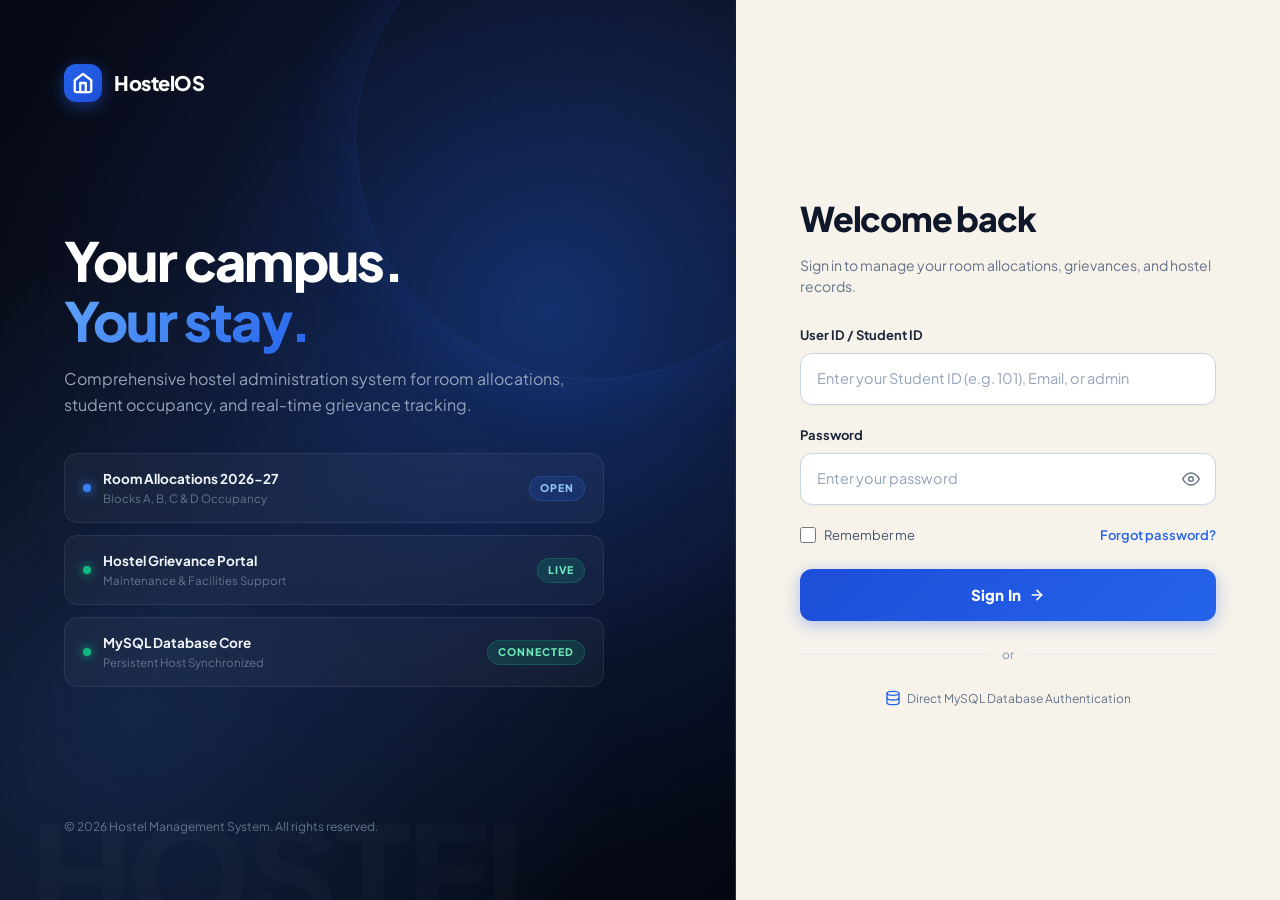
<file: Frontend/index.html>
<!DOCTYPE html>
<html lang="en">
<head>
    <meta charset="UTF-8">
    <meta http-equiv="refresh" content="0; url=login.html">
    <title>Redirecting to Login...</title>
</head>
<body>
    <script>
        window.location.href = "login.html";
    </script>
</body>
</html>
</file>
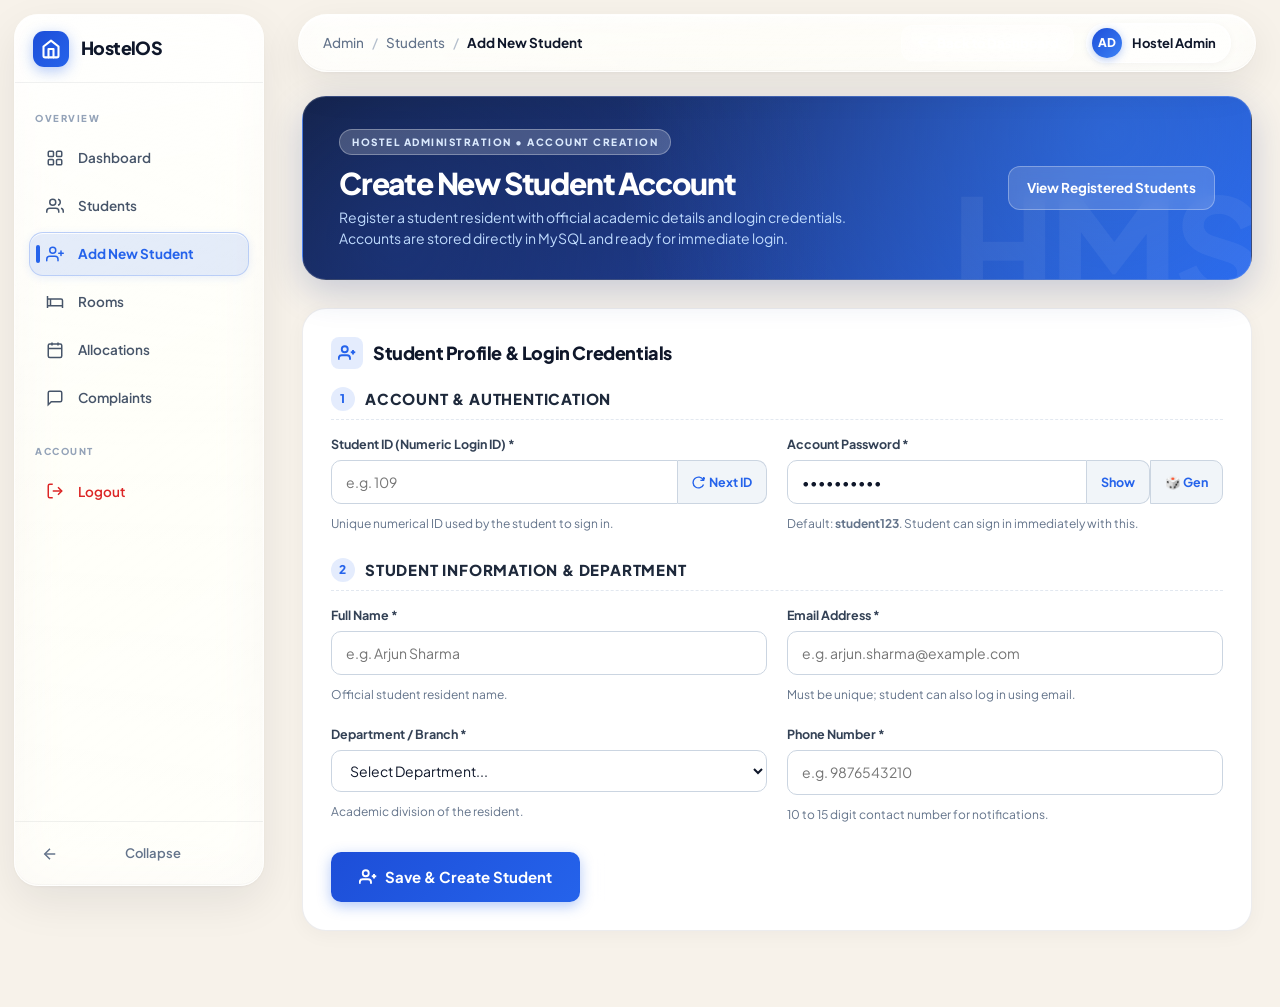
<file: Frontend/add-student.html>
<!DOCTYPE html>
<html lang="en">
<head>
    <meta charset="UTF-8">
    <meta name="viewport" content="width=device-width, initial-scale=1.0">
    <title>Add New Student — HostelOS Admin</title>
    <link rel="stylesheet" href="tokens.css">
    <link rel="stylesheet" href="style.css">
    <style>
        .form-section-title {
            font-family: var(--font-head);
            font-size: 15px;
            font-weight: 800;
            color: #1E293B;
            text-transform: uppercase;
            letter-spacing: 0.8px;
            margin: 24px 0 14px 0;
            padding-bottom: 8px;
            border-bottom: 1.5px dashed #E2E8F0;
            display: flex;
            align-items: center;
            gap: 10px;
        }

        .form-section-title:first-of-type {
            margin-top: 0;
        }

        .form-section-number {
            display: inline-flex;
            align-items: center;
            justify-content: center;
            width: 24px;
            height: 24px;
            border-radius: 50%;
            background: rgba(37, 99, 235, 0.12);
            color: var(--primary);
            font-size: 12px;
            font-weight: 800;
        }

        .form-grid-2x2 {
            display: grid;
            grid-template-columns: 1fr 1fr;
            gap: 20px;
            margin-bottom: 16px;
        }

        @media (max-width: 768px) {
            .form-grid-2x2 {
                grid-template-columns: 1fr;
            }
        }

        .input-hint {
            font-size: 12px;
            color: #64748B;
            margin-top: 4px;
            display: flex;
            align-items: center;
            gap: 4px;
        }

        .input-addon-btn {
            background: #F1F5F9;
            border: 1.5px solid #CBD5E1;
            border-left: none;
            border-radius: 0 10px 10px 0;
            padding: 0 14px;
            font-size: 12.5px;
            font-weight: 700;
            color: var(--primary);
            cursor: pointer;
            transition: all 0.2s;
            display: flex;
            align-items: center;
            gap: 4px;
            white-space: nowrap;
        }

        .input-addon-btn:hover {
            background: #E2E8F0;
            color: var(--primary-dark);
        }

        .input-group-with-addon {
            display: flex;
            align-items: stretch;
            width: 100%;
        }

        .input-group-with-addon input {
            border-top-right-radius: 0 !important;
            border-bottom-right-radius: 0 !important;
            flex: 1;
        }

        /* Success Showcase Card */
        .success-card {
            display: none;
            background: #FFFFFF;
            border: 2px solid #86EFAC;
            border-radius: 24px;
            padding: 32px;
            margin-top: 24px;
            box-shadow: 0 12px 36px rgba(16, 185, 129, 0.12);
            animation: fadeIn 0.4s ease;
        }

        @keyframes fadeIn {
            from { opacity: 0; transform: translateY(8px); }
            to { opacity: 1; transform: translateY(0); }
        }

        .success-badge-header {
            display: flex;
            align-items: center;
            gap: 16px;
            margin-bottom: 24px;
        }

        .success-icon-large {
            width: 52px;
            height: 52px;
            border-radius: 50%;
            background: #DCFCE7;
            color: #16A34A;
            display: grid;
            place-items: center;
            font-size: 26px;
            flex-shrink: 0;
        }

        .details-summary-grid {
            background: #F8FAFC;
            border: 1px solid #E2E8F0;
            border-radius: 16px;
            padding: 20px;
            display: grid;
            grid-template-columns: repeat(auto-fit, minmax(200px, 1fr));
            gap: 16px;
            margin-bottom: 24px;
        }

        .summary-item-label {
            font-size: 11.5px;
            font-weight: 700;
            text-transform: uppercase;
            color: #64748B;
            letter-spacing: 0.5px;
            margin-bottom: 4px;
        }

        .summary-item-value {
            font-size: 14.5px;
            font-weight: 800;
            color: #0F172A;
            word-break: break-all;
        }

        .success-actions-row {
            display: flex;
            align-items: center;
            gap: 12px;
            flex-wrap: wrap;
        }

        .copy-pill-btn {
            background: #E0F2FE;
            color: #0369A1;
            border: none;
            padding: 2px 8px;
            border-radius: 6px;
            font-size: 11px;
            font-weight: 700;
            cursor: pointer;
            margin-left: 6px;
        }

        .copy-pill-btn:hover {
            background: #BAE6FD;
        }
    </style>
</head>

<body class="app-layout">

    <!-- Floating Curved LiquidGlass Sidebar -->
    <aside class="sidebar" id="sidebar">
        <div class="sidebar-brand">
            <div class="logo-symbol">
                <svg width="20" height="20" viewBox="0 0 24 24" fill="none" stroke="currentColor" stroke-width="2.5" stroke-linecap="round" stroke-linejoin="round">
                    <path d="M3 9l9-7 9 7v11a2 2 0 0 1-2 2H5a2 2 0 0 1-2-2z"></path>
                    <polyline points="9 22 9 12 15 12 15 22"></polyline>
                </svg>
            </div>
            <span class="sidebar-brand-name">HostelOS</span>
        </div>

        <nav class="sidebar-nav">
            <div class="nav-section-label">Overview</div>
            
            <a href="admin.html" class="nav-item nav-btn" title="Dashboard">
                <span class="nav-icon">
                    <svg width="18" height="18" viewBox="0 0 24 24" fill="none" stroke="currentColor" stroke-width="2">
                        <rect x="3" y="3" width="7" height="7" rx="1.5"></rect>
                        <rect x="14" y="3" width="7" height="7" rx="1.5"></rect>
                        <rect x="14" y="14" width="7" height="7" rx="1.5"></rect>
                        <rect x="3" y="14" width="7" height="7" rx="1.5"></rect>
                    </svg>
                </span>
                <span class="nav-label">Dashboard</span>
            </a>

            <a href="admin.html#students" class="nav-item nav-btn" title="Students">
                <span class="nav-icon">
                    <svg width="18" height="18" viewBox="0 0 24 24" fill="none" stroke="currentColor" stroke-width="2">
                        <path d="M17 21v-2a4 4 0 0 0-4-4H5a4 4 0 0 0-4 4v2"></path>
                        <circle cx="9" cy="7" r="4"></circle>
                        <path d="M23 21v-2a4 4 0 0 0-3-3.87"></path>
                        <path d="M16 3.13a4 4 0 0 1 0 7.75"></path>
                    </svg>
                </span>
                <span class="nav-label">Students</span>
            </a>

            <a href="add-student.html" class="nav-item nav-btn active" title="Add New Student">
                <span class="nav-icon">
                    <svg width="18" height="18" viewBox="0 0 24 24" fill="none" stroke="currentColor" stroke-width="2" stroke-linecap="round" stroke-linejoin="round">
                        <path d="M16 21v-2a4 4 0 0 0-4-4H5a4 4 0 0 0-4 4v2"></path>
                        <circle cx="9" cy="7" r="4"></circle>
                        <line x1="20" y1="8" x2="20" y2="14"></line>
                        <line x1="23" y1="11" x2="17" y2="11"></line>
                    </svg>
                </span>
                <span class="nav-label">Add New Student</span>
            </a>

            <a href="admin.html#rooms" class="nav-item nav-btn" title="Rooms">
                <span class="nav-icon">
                    <svg width="18" height="18" viewBox="0 0 24 24" fill="none" stroke="currentColor" stroke-width="2">
                        <path d="M2 4v16"></path>
                        <path d="M2 8h18a2 2 0 0 1 2 2v10"></path>
                        <path d="M2 17h20"></path>
                        <path d="M6 8v9"></path>
                    </svg>
                </span>
                <span class="nav-label">Rooms</span>
            </a>

            <a href="admin.html#allocations" class="nav-item nav-btn" title="Allocations">
                <span class="nav-icon">
                    <svg width="18" height="18" viewBox="0 0 24 24" fill="none" stroke="currentColor" stroke-width="2">
                        <rect x="3" y="4" width="18" height="18" rx="2" ry="2"></rect>
                        <line x1="16" y1="2" x2="16" y2="6"></line>
                        <line x1="8" y1="2" x2="8" y2="6"></line>
                        <line x1="3" y1="10" x2="21" y2="10"></line>
                    </svg>
                </span>
                <span class="nav-label">Allocations</span>
            </a>

            <a href="admin.html#complaints" class="nav-item nav-btn" title="Complaints">
                <span class="nav-icon">
                    <svg width="18" height="18" viewBox="0 0 24 24" fill="none" stroke="currentColor" stroke-width="2">
                        <path d="M21 15a2 2 0 0 1-2 2H7l-4 4V5a2 2 0 0 1 2-2h14a2 2 0 0 1 2 2z"></path>
                    </svg>
                </span>
                <span class="nav-label">Complaints</span>
            </a>

            <div class="nav-section-label" style="margin-top: 10px;">Account</div>

            <a href="login.html" class="nav-item nav-btn logout-btn" title="Logout" style="color: #DC2626;" onclick="sessionStorage.clear();">
                <span class="nav-icon">
                    <svg width="18" height="18" viewBox="0 0 24 24" fill="none" stroke="currentColor" stroke-width="2">
                        <path d="M9 21H5a2 2 0 0 1-2-2V5a2 2 0 0 1 2-2h4"></path>
                        <polyline points="16 17 21 12 16 7"></polyline>
                        <line x1="21" y1="12" x2="9" y2="12"></line>
                    </svg>
                </span>
                <span class="nav-label">Logout</span>
            </a>
        </nav>

        <div class="sidebar-footer">
            <button class="sidebar-toggle-btn" id="sidebarCollapseBtn">
                <span class="sidebar-toggle-icon">
                    <svg width="18" height="18" viewBox="0 0 24 24" fill="none" stroke="currentColor" stroke-width="2">
                        <line x1="19" y1="12" x2="5" y2="12"></line>
                        <polyline points="12 19 5 12 12 5"></polyline>
                    </svg>
                </span>
                <span class="nav-label">Collapse</span>
            </button>
        </div>
    </aside>

    <!-- Main Content Area -->
    <div class="dash-main">

        <!-- Top Floating Header -->
        <header class="dash-header">
            <div class="dash-header-left">
                <div class="breadcrumbs">
                    <a href="admin.html" class="breadcrumb-link" style="text-decoration:none; color:inherit;">Admin</a>
                    <span class="breadcrumb-sep">/</span>
                    <a href="admin.html#students" class="breadcrumb-link" style="text-decoration:none; color:inherit;">Students</a>
                    <span class="breadcrumb-sep">/</span>
                    <span class="breadcrumb-current">Add New Student</span>
                </div>
            </div>

            <div class="dash-header-right">
                <a href="admin.html" class="welcome-btn" style="padding: 7px 14px; font-size: 13px; text-decoration: none; display: flex; align-items: center; gap: 6px;">
                    <svg width="15" height="15" viewBox="0 0 24 24" fill="none" stroke="currentColor" stroke-width="2.5">
                        <line x1="19" y1="12" x2="5" y2="12"></line>
                        <polyline points="12 19 5 12 12 5"></polyline>
                    </svg>
                    <span>Back to Dashboard</span>
                </a>

                <div class="profile-btn">
                    <div class="profile-avatar">AD</div>
                    <span class="profile-name">Hostel Admin</span>
                </div>
            </div>
        </header>

        <div class="dash-content">

            <!-- Hero Banner -->
            <div class="welcome-banner">
                <div class="welcome-text">
                    <span class="welcome-role-badge">Hostel Administration • Account Creation</span>
                    <h2>Create New Student Account</h2>
                    <p>Register a student resident with official academic details and login credentials. Accounts are stored directly in MySQL and ready for immediate login.</p>
                </div>

                <div class="welcome-actions">
                    <a href="admin.html#students" class="welcome-btn">
                        <span>View Registered Students</span>
                    </a>
                </div>
            </div>

            <!-- Add Student Glass Card -->
            <div class="form-card" id="formCard">
                <div class="form-card-title">
                    <div class="icon-chip">
                        <svg width="18" height="18" viewBox="0 0 24 24" fill="none" stroke="currentColor" stroke-width="2.5">
                            <path d="M16 21v-2a4 4 0 0 0-4-4H5a4 4 0 0 0-4 4v2"></path>
                            <circle cx="9" cy="7" r="4"></circle>
                            <line x1="20" y1="8" x2="20" y2="14"></line>
                            <line x1="23" y1="11" x2="17" y2="11"></line>
                        </svg>
                    </div>
                    <span>Student Profile & Login Credentials</span>
                </div>

                <form id="createStudentForm">

                    <!-- Section 1: Account Credentials -->
                    <div class="form-section-title">
                        <span class="form-section-number">1</span>
                        <span>Account & Authentication</span>
                    </div>

                    <div class="form-grid-2x2">
                        <div class="form-field">
                            <label for="studentId">Student ID (Numeric Login ID) *</label>
                            <div class="input-group-with-addon">
                                <input
                                    type="number"
                                    id="studentId"
                                    name="studentId"
                                    placeholder="e.g. 109"
                                    required
                                    min="1"
                                    step="1"
                                >
                                <button type="button" class="input-addon-btn" id="suggestIdBtn" title="Auto-detect next available ID">
                                    <svg width="13" height="13" viewBox="0 0 24 24" fill="none" stroke="currentColor" stroke-width="2.5">
                                        <path d="M21.5 2v6h-6M21.34 15.57a10 10 0 1 1-.57-8.38l5.67-5.67"/>
                                    </svg>
                                    <span>Next ID</span>
                                </button>
                            </div>
                            <span class="input-hint" id="idHint">
                                <span>Unique numerical ID used by the student to sign in.</span>
                            </span>
                        </div>

                        <div class="form-field">
                            <label for="password">Account Password *</label>
                            <div class="input-group-with-addon">
                                <input
                                    type="password"
                                    id="password"
                                    name="password"
                                    value="student123"
                                    placeholder="Enter initial password"
                                    required
                                    minlength="4"
                                >
                                <button type="button" class="input-addon-btn" id="togglePasswordBtn" title="Toggle visibility">
                                    <span id="pwdToggleLabel">Show</span>
                                </button>
                                <button type="button" class="input-addon-btn" id="generatePwdBtn" title="Generate random password" style="border-left: 1px solid #CBD5E1;">
                                    <span>🎲 Gen</span>
                                </button>
                            </div>
                            <span class="input-hint">
                                <span>Default: <strong>student123</strong>. Student can sign in immediately with this.</span>
                            </span>
                        </div>
                    </div>

                    <!-- Section 2: Personal & Academic Details -->
                    <div class="form-section-title">
                        <span class="form-section-number">2</span>
                        <span>Student Information & Department</span>
                    </div>

                    <div class="form-grid-2x2">
                        <div class="form-field">
                            <label for="studentName">Full Name *</label>
                            <input
                                type="text"
                                id="studentName"
                                name="name"
                                placeholder="e.g. Arjun Sharma"
                                required
                                maxlength="100"
                            >
                            <span class="input-hint">Official student resident name.</span>
                        </div>

                        <div class="form-field">
                            <label for="email">Email Address *</label>
                            <input
                                type="email"
                                id="email"
                                name="email"
                                placeholder="e.g. arjun.sharma@example.com"
                                required
                                maxlength="100"
                            >
                            <span class="input-hint">Must be unique; student can also log in using email.</span>
                        </div>

                        <div class="form-field">
                            <label for="department">Department / Branch *</label>
                            <select id="department" name="department" required>
                                <option value="" disabled selected>Select Department...</option>
                                <option value="Computer Science">Computer Science & Engineering</option>
                                <option value="Information Technology">Information Technology</option>
                                <option value="Electronics & Comm">Electronics & Communication</option>
                                <option value="Mechanical Engineering">Mechanical Engineering</option>
                                <option value="Civil Engineering">Civil Engineering</option>
                                <option value="Electrical Engineering">Electrical Engineering</option>
                                <option value="Biotechnology">Biotechnology</option>
                                <option value="Chemical Engineering">Chemical Engineering</option>
                                <option value="Data Science & AI">Data Science & AI</option>
                                <option value="General Engineering">General Engineering</option>
                            </select>
                            <span class="input-hint">Academic division of the resident.</span>
                        </div>

                        <div class="form-field">
                            <label for="phone">Phone Number *</label>
                            <input
                                type="tel"
                                id="phone"
                                name="phone"
                                placeholder="e.g. 9876543210"
                                required
                                pattern="[0-9]{10,15}"
                                maxlength="15"
                            >
                            <span class="input-hint">10 to 15 digit contact number for notifications.</span>
                        </div>
                    </div>

                    <!-- Action Buttons -->
                    <div style="margin-top: 28px; display: flex; align-items: center; gap: 12px; flex-wrap: wrap;">
                        <button type="submit" id="submitBtn" class="form-submit-btn" style="padding: 13px 28px; font-size: 15px; display: inline-flex; align-items: center; gap: 8px;">
                            <svg width="18" height="18" viewBox="0 0 24 24" fill="none" stroke="currentColor" stroke-width="2.5">
                                <path d="M16 21v-2a4 4 0 0 0-4-4H5a4 4 0 0 0-4 4v2"></path>
                                <circle cx="9" cy="7" r="4"></circle>
                                <line x1="20" y1="8" x2="20" y2="14"></line>
                                <line x1="23" y1="11" x2="17" y2="11"></line>
                            </svg>
                            <span id="btnText">Save & Create Student</span>
                        </button>

                        <button type="reset" id="resetBtn" class="welcome-btn" style="padding: 12px 20px;">
                            <span>Clear Form</span>
                        </button>
                    </div>

                    <!-- Feedback message box -->
                    <div id="formFeedback" class="login-alert-banner" style="display: none; margin-top: 20px;"></div>

                </form>
            </div>

            <!-- Success Celebration Showcase Card -->
            <div class="success-card" id="successCard">
                <div class="success-badge-header">
                    <div class="success-icon-large">✓</div>
                    <div>
                        <h3 style="font-family: var(--font-head); font-size: 20px; font-weight: 800; color: #0F172A; margin-bottom: 4px;">
                            Student Account Created Successfully!
                        </h3>
                        <p style="font-size: 14px; color: #475569; margin: 0;">
                            The student record was saved to the MySQL database. The student can now log in immediately.
                        </p>
                    </div>
                </div>

                <div class="details-summary-grid">
                    <div>
                        <div class="summary-item-label">Student ID</div>
                        <div class="summary-item-value">
                            <span style="color: #1D4ED8; background: #DBEAFE; padding: 3px 10px; border-radius: 8px; font-size: 16px;" id="createdId"></span>
                        </div>
                    </div>

                    <div>
                        <div class="summary-item-label">Full Name</div>
                        <div class="summary-item-value" id="createdName"></div>
                    </div>

                    <div>
                        <div class="summary-item-label">Email Address</div>
                        <div class="summary-item-value" id="createdEmail"></div>
                    </div>

                    <div>
                        <div class="summary-item-label">Department</div>
                        <div class="summary-item-value" id="createdDept"></div>
                    </div>

                    <div>
                        <div class="summary-item-label">Phone</div>
                        <div class="summary-item-value" id="createdPhone"></div>
                    </div>

                    <div>
                        <div class="summary-item-label">Password</div>
                        <div class="summary-item-value">
                            <code style="background: #F1F5F9; padding: 2px 8px; border-radius: 6px; font-size: 14px;" id="createdPassword"></code>
                            <button type="button" class="copy-pill-btn" id="copyPasswordBtn">Copy</button>
                        </div>
                    </div>
                </div>

                <div class="success-actions-row">
                    <button type="button" id="createAnotherBtn" class="form-submit-btn" style="display: inline-flex; align-items: center; gap: 8px;">
                        <svg width="15" height="15" viewBox="0 0 24 24" fill="none" stroke="currentColor" stroke-width="2.5">
                            <line x1="12" y1="5" x2="12" y2="19"></line>
                            <line x1="5" y1="12" x2="19" y2="12"></line>
                        </svg>
                        <span>Add Another Student</span>
                    </button>

                    <a href="admin.html#students" class="welcome-btn" style="text-decoration: none;">
                        <span>View All Students</span>
                    </a>
                </div>
            </div>

        </div>
    </div>

    <script>
        const API_BASE = "http://localhost:8080";

        // Password visibility toggle
        const togglePasswordBtn = document.getElementById("togglePasswordBtn");
        const passwordInput = document.getElementById("password");
        const pwdToggleLabel = document.getElementById("pwdToggleLabel");

        togglePasswordBtn.addEventListener("click", () => {
            if (passwordInput.type === "password") {
                passwordInput.type = "text";
                pwdToggleLabel.textContent = "Hide";
            } else {
                passwordInput.type = "password";
                pwdToggleLabel.textContent = "Show";
            }
        });

        // Generate Random Password Helper
        document.getElementById("generatePwdBtn").addEventListener("click", () => {
            const chars = "abcdefghjkmnpqrstuvwxyzABCDEFGHJKLMNPQRSTUVWXYZ23456789!@#$";
            let randPwd = "";
            for (let i = 0; i < 10; i++) {
                randPwd += chars.charAt(Math.floor(Math.random() * chars.length));
            }
            passwordInput.type = "text";
            passwordInput.value = randPwd;
            pwdToggleLabel.textContent = "Hide";
        });

        // Fetch Next Available Student ID
        async function fetchNextStudentId() {
            try {
                const res = await fetch(`${API_BASE}/api/students/next-id`);
                if (res.ok) {
                    const data = await res.json();
                    if (data.success && data.next_id) {
                        const idInput = document.getElementById("studentId");
                        idInput.value = data.next_id;
                        document.getElementById("idHint").innerHTML = `
                            <span style="color: #059669; font-weight: 700;">✓ Next suggested ID (#${data.next_id}) loaded from MySQL.</span>
                        `;
                    }
                }
            } catch (err) {
                console.log("Could not fetch next ID:", err);
            }
        }

        document.getElementById("suggestIdBtn").addEventListener("click", fetchNextStudentId);

        // Initial fetch of next ID
        fetchNextStudentId();

        // Form submission
        let lastCreatedStudent = null;

        document.getElementById("createStudentForm").addEventListener("submit", async function(e) {
            e.preventDefault();

            const submitBtn = document.getElementById("submitBtn");
            const btnText = document.getElementById("btnText");
            const feedback = document.getElementById("formFeedback");

            const studentId = parseInt(document.getElementById("studentId").value.trim(), 10);
            const name = document.getElementById("studentName").value.trim();
            const email = document.getElementById("email").value.trim();
            const department = document.getElementById("department").value;
            const phone = document.getElementById("phone").value.trim();
            const password = document.getElementById("password").value;

            // Reset feedback
            feedback.style.display = "none";
            feedback.className = "login-alert-banner";
            feedback.textContent = "";

            if (!studentId || isNaN(studentId) || studentId <= 0) {
                feedback.className = "login-alert-banner error";
                feedback.textContent = "Please provide a valid positive numerical Student ID.";
                feedback.style.display = "flex";
                return;
            }

            // Button loading state
            submitBtn.disabled = true;
            btnText.textContent = "Saving to Database...";

            try {
                const response = await fetch(`${API_BASE}/api/students`, {
                    method: "POST",
                    headers: {
                        "Content-Type": "application/json"
                    },
                    body: JSON.stringify({
                        student_id: studentId,
                        name: name,
                        email: email,
                        department: department,
                        phone: phone,
                        password: password
                    })
                });

                const data = await response.json();

                if (response.ok && data.success) {
                    lastCreatedStudent = {
                        student_id: studentId,
                        name: name,
                        email: email,
                        department: department,
                        phone: phone,
                        password: password
                    };

                    // Populate and show success card
                    document.getElementById("createdId").textContent = "#" + studentId;
                    document.getElementById("createdName").textContent = name;
                    document.getElementById("createdEmail").textContent = email;
                    document.getElementById("createdDept").textContent = department;
                    document.getElementById("createdPhone").textContent = phone;
                    document.getElementById("createdPassword").textContent = password;

                    document.getElementById("successCard").style.display = "block";
                    document.getElementById("successCard").scrollIntoView({ behavior: "smooth" });

                    feedback.className = "login-alert-banner success";
                    feedback.textContent = "✓ Student account created successfully in MySQL database!";
                    feedback.style.display = "flex";

                } else {
                    feedback.className = "login-alert-banner error";
                    feedback.textContent = data.message || "Failed to create student account.";
                    feedback.style.display = "flex";
                }

            } catch (error) {
                console.error("Create student error:", error);
                feedback.className = "login-alert-banner error";
                feedback.textContent = "Could not connect to backend server at " + API_BASE + ". Ensure server.exe is running.";
                feedback.style.display = "flex";
            } finally {
                submitBtn.disabled = false;
                btnText.textContent = "Save & Create Student";
            }
        });

        // Copy Password Button
        document.getElementById("copyPasswordBtn").addEventListener("click", () => {
            if (lastCreatedStudent && lastCreatedStudent.password) {
                navigator.clipboard.writeText(lastCreatedStudent.password);
                const btn = document.getElementById("copyPasswordBtn");
                btn.textContent = "Copied!";
                setTimeout(() => { btn.textContent = "Copy"; }, 1500);
            }
        });



        // Add Another Student Button
        document.getElementById("createAnotherBtn").addEventListener("click", () => {
            document.getElementById("createStudentForm").reset();
            document.getElementById("password").value = "student123";
            document.getElementById("password").type = "password";
            pwdToggleLabel.textContent = "Show";
            document.getElementById("successCard").style.display = "none";
            document.getElementById("formFeedback").style.display = "none";
            fetchNextStudentId();
            document.getElementById("formCard").scrollIntoView({ behavior: "smooth" });
        });

        // Sidebar collapse toggle
        const sidebar = document.getElementById("sidebar");
        const collapseBtn = document.getElementById("sidebarCollapseBtn");
        if (collapseBtn && sidebar) {
            collapseBtn.addEventListener("click", () => {
                sidebar.classList.toggle("collapsed");
            });
        }
    </script>

</body>
</html>
</file>
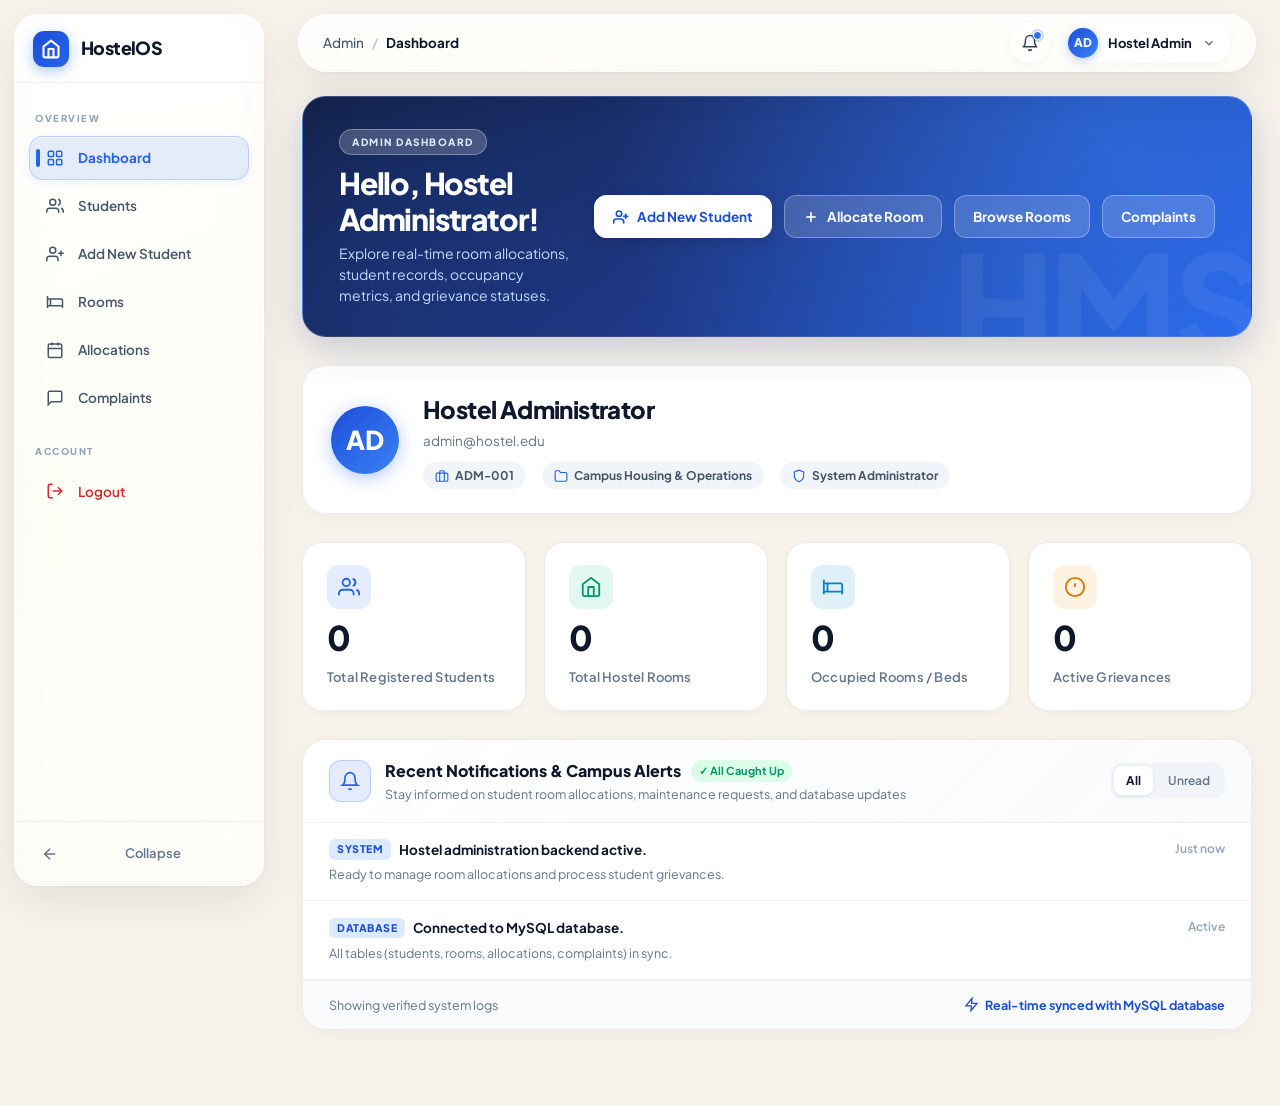
<file: Frontend/admin.html>
<!DOCTYPE html>
<html lang="en">
<head>
    <meta charset="UTF-8">
    <meta name="viewport" content="width=device-width, initial-scale=1.0">
    <title>Admin Dashboard — HostelOS</title>
    <link rel="stylesheet" href="tokens.css">
    <link rel="stylesheet" href="style.css">
</head>

<body class="app-layout">

    <!-- Floating Curved LiquidGlass Sidebar (Matches Screenshot 2) -->
    <aside class="sidebar" id="sidebar">
        <div class="sidebar-brand">
            <div class="logo-symbol">
                <svg width="20" height="20" viewBox="0 0 24 24" fill="none" stroke="currentColor" stroke-width="2.5" stroke-linecap="round" stroke-linejoin="round">
                    <path d="M3 9l9-7 9 7v11a2 2 0 0 1-2 2H5a2 2 0 0 1-2-2z"></path>
                    <polyline points="9 22 9 12 15 12 15 22"></polyline>
                </svg>
            </div>
            <span class="sidebar-brand-name">HostelOS</span>
        </div>

        <nav class="sidebar-nav">
            <div class="nav-section-label">Overview</div>
            
            <a class="nav-item nav-btn active" data-page="dashboard" title="Dashboard">
                <span class="nav-icon">
                    <svg width="18" height="18" viewBox="0 0 24 24" fill="none" stroke="currentColor" stroke-width="2">
                        <rect x="3" y="3" width="7" height="7" rx="1.5"></rect>
                        <rect x="14" y="3" width="7" height="7" rx="1.5"></rect>
                        <rect x="14" y="14" width="7" height="7" rx="1.5"></rect>
                        <rect x="3" y="14" width="7" height="7" rx="1.5"></rect>
                    </svg>
                </span>
                <span class="nav-label">Dashboard</span>
            </a>

            <a class="nav-item nav-btn" data-page="students" title="Students">
                <span class="nav-icon">
                    <svg width="18" height="18" viewBox="0 0 24 24" fill="none" stroke="currentColor" stroke-width="2">
                        <path d="M17 21v-2a4 4 0 0 0-4-4H5a4 4 0 0 0-4 4v2"></path>
                        <circle cx="9" cy="7" r="4"></circle>
                        <path d="M23 21v-2a4 4 0 0 0-3-3.87"></path>
                        <path d="M16 3.13a4 4 0 0 1 0 7.75"></path>
                    </svg>
                </span>
                <span class="nav-label">Students</span>
            </a>

            <a href="add-student.html" class="nav-item" title="Add New Student" id="navAddStudent">
                <span class="nav-icon">
                    <svg width="18" height="18" viewBox="0 0 24 24" fill="none" stroke="currentColor" stroke-width="2" stroke-linecap="round" stroke-linejoin="round">
                        <path d="M16 21v-2a4 4 0 0 0-4-4H5a4 4 0 0 0-4 4v2"></path>
                        <circle cx="9" cy="7" r="4"></circle>
                        <line x1="20" y1="8" x2="20" y2="14"></line>
                        <line x1="23" y1="11" x2="17" y2="11"></line>
                    </svg>
                </span>
                <span class="nav-label">Add New Student</span>
            </a>

            <a class="nav-item nav-btn" data-page="rooms" title="Rooms">
                <span class="nav-icon">
                    <svg width="18" height="18" viewBox="0 0 24 24" fill="none" stroke="currentColor" stroke-width="2">
                        <path d="M2 4v16"></path>
                        <path d="M2 8h18a2 2 0 0 1 2 2v10"></path>
                        <path d="M2 17h20"></path>
                        <path d="M6 8v9"></path>
                    </svg>
                </span>
                <span class="nav-label">Rooms</span>
            </a>

            <a class="nav-item nav-btn" data-page="allocations" title="Allocations">
                <span class="nav-icon">
                    <svg width="18" height="18" viewBox="0 0 24 24" fill="none" stroke="currentColor" stroke-width="2">
                        <rect x="3" y="4" width="18" height="18" rx="2" ry="2"></rect>
                        <line x1="16" y1="2" x2="16" y2="6"></line>
                        <line x1="8" y1="2" x2="8" y2="6"></line>
                        <line x1="3" y1="10" x2="21" y2="10"></line>
                    </svg>
                </span>
                <span class="nav-label">Allocations</span>
            </a>

            <a class="nav-item nav-btn" data-page="complaints" title="Complaints">
                <span class="nav-icon">
                    <svg width="18" height="18" viewBox="0 0 24 24" fill="none" stroke="currentColor" stroke-width="2">
                        <path d="M21 15a2 2 0 0 1-2 2H7l-4 4V5a2 2 0 0 1 2-2h14a2 2 0 0 1 2 2z"></path>
                    </svg>
                </span>
                <span class="nav-label">Complaints</span>
            </a>

            <div class="nav-section-label" style="margin-top: 10px;">Account</div>

            <a class="nav-item nav-btn logout-btn" id="logoutBtn" title="Logout" style="color: #DC2626;">
                <span class="nav-icon">
                    <svg width="18" height="18" viewBox="0 0 24 24" fill="none" stroke="currentColor" stroke-width="2">
                        <path d="M9 21H5a2 2 0 0 1-2-2V5a2 2 0 0 1 2-2h4"></path>
                        <polyline points="16 17 21 12 16 7"></polyline>
                        <line x1="21" y1="12" x2="9" y2="12"></line>
                    </svg>
                </span>
                <span class="nav-label">Logout</span>
            </a>
        </nav>

        <div class="sidebar-footer">
            <button class="sidebar-toggle-btn" id="sidebarCollapseBtn">
                <span class="sidebar-toggle-icon">
                    <svg width="18" height="18" viewBox="0 0 24 24" fill="none" stroke="currentColor" stroke-width="2">
                        <line x1="19" y1="12" x2="5" y2="12"></line>
                        <polyline points="12 19 5 12 12 5"></polyline>
                    </svg>
                </span>
                <span class="nav-label">Collapse</span>
            </button>
        </div>
    </aside>

    <!-- Main Content Area -->
    <div class="dash-main">

        <!-- Top Floating Apple Glass Pill Header -->
        <header class="dash-header">
            <div class="dash-header-left">
                <div class="breadcrumbs">
                    <span class="breadcrumb-link">Admin</span>
                    <span class="breadcrumb-sep">/</span>
                    <span class="breadcrumb-current" id="pageTitle">Dashboard</span>
                </div>
            </div>

            <div class="dash-header-right">
                <!-- Notifications Button with Ping Dot -->
                <button class="notif-btn" id="notifBtn" title="Notifications">
                    <svg width="18" height="18" viewBox="0 0 24 24" fill="none" stroke="currentColor" stroke-width="2" stroke-linecap="round" stroke-linejoin="round">
                        <path d="M18 8A6 6 0 0 0 6 8c0 7-3 9-3 9h18s-3-2-3-9"></path>
                        <path d="M13.73 21a2 2 0 0 1-3.46 0"></path>
                    </svg>
                    <span class="notif-dot"></span>
                </button>

                <!-- Notifications Popover -->
                <div class="dash-popover hidden" id="notifPopover">
                    <div style="padding: 16px 20px; border-bottom: 1px solid rgba(15,23,42,0.06); display:flex; justify-content:space-between; align-items:center;">
                        <h4 style="font-family:var(--font-head); font-weight:800; font-size:14px; color:#0F172A;">Hostel Notifications</h4>
                        <span style="font-size:11px; color:var(--primary); font-weight:700;">Live Sync</span>
                    </div>
                    <div style="padding: 10px 0; max-height: 280px; overflow-y:auto;">
                        <div style="padding: 12px 20px; border-bottom: 1px solid rgba(15,23,42,0.04); display:flex; gap:10px;">
                            <span style="color:#2563EB;">●</span>
                            <div style="font-size:12.5px; color:#1E293B;">
                                <div>MySQL database connection active on port 8080.</div>
                                <div style="font-size:11px; color:#64748B; margin-top:2px;">Just now</div>
                            </div>
                        </div>
                        <div style="padding: 12px 20px; display:flex; gap:10px;">
                            <span style="color:#10B981;">●</span>
                            <div style="font-size:12.5px; color:#1E293B;">
                                <div>Room allocations synchronized with records.</div>
                                <div style="font-size:11px; color:#64748B; margin-top:2px;">10m ago</div>
                            </div>
                        </div>
                    </div>
                </div>

                <!-- User Profile Pill -->
                <div style="position: relative;">
                    <div class="profile-btn" id="profilePillBtn">
                        <div class="profile-avatar">AD</div>
                        <span class="profile-name">Hostel Admin</span>
                        <svg width="14" height="14" viewBox="0 0 24 24" fill="none" stroke="currentColor" stroke-width="2.5" style="color: #64748B;">
                            <polyline points="6 9 12 15 18 9"></polyline>
                        </svg>
                    </div>

                    <!-- Profile Popover -->
                    <div class="dash-popover hidden" id="profilePopover" style="width: 260px;">
                        <div style="padding: 18px 20px; border-bottom: 1px solid rgba(15,23,42,0.06);">
                            <div style="font-weight: 800; font-size: 14.5px; color: #0F172A;">Hostel Administrator</div>
                            <div style="font-size: 12px; color: #64748B; margin-top: 2px;">admin@hostel.edu</div>
                            <span style="display:inline-block; font-size: 10.5px; font-weight:800; color:var(--primary); background:rgba(37,99,235,0.1); padding:2px 8px; border-radius:12px; margin-top:6px;">ADMINISTRATOR</span>
                        </div>
                        <div style="padding: 8px;">
                            <a href="login.html" style="display:flex; align-items:center; gap:8px; padding:10px 14px; border-radius:10px; font-size:13px; font-weight:700; color:#DC2626; background:rgba(220,38,38,0.06);">
                                <svg width="16" height="16" viewBox="0 0 24 24" fill="none" stroke="currentColor" stroke-width="2">
                                    <path d="M9 21H5a2 2 0 0 1-2-2V5a2 2 0 0 1 2-2h4"></path>
                                    <polyline points="16 17 21 12 16 7"></polyline>
                                    <line x1="21" y1="12" x2="9" y2="12"></line>
                                </svg>
                                <span>Sign Out</span>
                            </a>
                        </div>
                    </div>
                </div>

            </div>
        </header>

        <div class="dash-content">

            <!-- ============================================================
                 DASHBOARD OVERVIEW SECTION (Matches Screenshot 2)
                 ============================================================ -->
            <section id="dashboard" class="content-section">

                <!-- Welcome Hero Banner -->
                <div class="welcome-banner">
                    <div class="welcome-text">
                        <span class="welcome-role-badge">Admin Dashboard</span>
                        <h2>Hello, Hostel Administrator!</h2>
                        <p>Explore real-time room allocations, student records, occupancy metrics, and grievance statuses.</p>
                    </div>

                    <div class="welcome-actions">
                        <a href="add-student.html" class="welcome-btn welcome-btn-solid" title="Register a new student account">
                            <svg width="16" height="16" viewBox="0 0 24 24" fill="none" stroke="currentColor" stroke-width="2.5" stroke-linecap="round" stroke-linejoin="round">
                                <path d="M16 21v-2a4 4 0 0 0-4-4H5a4 4 0 0 0-4 4v2"></path>
                                <circle cx="9" cy="7" r="4"></circle>
                                <line x1="19" y1="8" x2="19" y2="14"></line>
                                <line x1="22" y1="11" x2="16" y2="11"></line>
                            </svg>
                            <span>Add New Student</span>
                        </a>
                        <button class="welcome-btn" onclick="document.querySelector('[data-page=allocations]').click();">
                            <svg width="16" height="16" viewBox="0 0 24 24" fill="none" stroke="currentColor" stroke-width="2.5">
                                <line x1="12" y1="5" x2="12" y2="19"></line>
                                <line x1="5" y1="12" x2="19" y2="12"></line>
                            </svg>
                            <span>Allocate Room</span>
                        </button>
                        <button class="welcome-btn" onclick="document.querySelector('[data-page=rooms]').click();">
                            <span>Browse Rooms</span>
                        </button>
                        <button class="welcome-btn" onclick="document.querySelector('[data-page=complaints]').click();">
                            <span>Complaints</span>
                        </button>
                    </div>
                </div>

                <!-- Profile Info Card -->
                <div class="profile-info-card">
                    <div class="profile-avatar-large">AD</div>
                    <div class="profile-details">
                        <h3 class="profile-name-lg">Hostel Administrator</h3>
                        <p class="profile-email">admin@hostel.edu</p>
                        <div class="profile-meta-row">
                            <span class="profile-meta-chip">
                                <svg width="14" height="14" viewBox="0 0 24 24" fill="none" stroke="currentColor" stroke-width="2">
                                    <rect x="2" y="7" width="20" height="14" rx="2" ry="2"></rect>
                                    <path d="M16 21V5a2 2 0 0 0-2-2h-4a2 2 0 0 0-2 2v16"></path>
                                </svg>
                                <strong>ADM-001</strong>
                            </span>
                            <span class="profile-meta-chip">
                                <svg width="14" height="14" viewBox="0 0 24 24" fill="none" stroke="currentColor" stroke-width="2">
                                    <path d="M22 19a2 2 0 0 1-2 2H4a2 2 0 0 1-2-2V5a2 2 0 0 1 2-2h5l2 3h9a2 2 0 0 1 2 2z"></path>
                                </svg>
                                <strong>Campus Housing & Operations</strong>
                            </span>
                            <span class="profile-meta-chip">
                                <svg width="14" height="14" viewBox="0 0 24 24" fill="none" stroke="currentColor" stroke-width="2">
                                    <path d="M12 22s8-4 8-10V5l-8-3-8 3v7c0 6 8 10 8 10z"></path>
                                </svg>
                                <strong>System Administrator</strong>
                            </span>
                        </div>
                    </div>
                </div>

                <!-- 4 Stats Cards Grid -->
                <div class="stats-grid">
                    <div class="stat-card">
                        <div class="stat-icon stat-icon-blue">
                            <svg width="22" height="22" viewBox="0 0 24 24" fill="none" stroke="currentColor" stroke-width="2">
                                <path d="M17 21v-2a4 4 0 0 0-4-4H5a4 4 0 0 0-4 4v2"></path>
                                <circle cx="9" cy="7" r="4"></circle>
                                <path d="M23 21v-2a4 4 0 0 0-3-3.87"></path>
                                <path d="M16 3.13a4 4 0 0 1 0 7.75"></path>
                            </svg>
                        </div>
                        <div class="stat-value" id="studentCount">0</div>
                        <div class="stat-label">Total Registered Students</div>
                    </div>

                    <div class="stat-card">
                        <div class="stat-icon stat-icon-emerald">
                            <svg width="22" height="22" viewBox="0 0 24 24" fill="none" stroke="currentColor" stroke-width="2">
                                <path d="M3 9l9-7 9 7v11a2 2 0 0 1-2 2H5a2 2 0 0 1-2-2z"></path>
                                <polyline points="9 22 9 12 15 12 15 22"></polyline>
                            </svg>
                        </div>
                        <div class="stat-value" id="roomCount">0</div>
                        <div class="stat-label">Total Hostel Rooms</div>
                    </div>

                    <div class="stat-card">
                        <div class="stat-icon stat-icon-sky">
                            <svg width="22" height="22" viewBox="0 0 24 24" fill="none" stroke="currentColor" stroke-width="2">
                                <path d="M2 4v16"></path>
                                <path d="M2 8h18a2 2 0 0 1 2 2v10"></path>
                                <path d="M2 17h20"></path>
                                <path d="M6 8v9"></path>
                            </svg>
                        </div>
                        <div class="stat-value" id="occupiedRoomCount">0</div>
                        <div class="stat-label">Occupied Rooms / Beds</div>
                    </div>

                    <div class="stat-card">
                        <div class="stat-icon stat-icon-amber">
                            <svg width="22" height="22" viewBox="0 0 24 24" fill="none" stroke="currentColor" stroke-width="2">
                                <circle cx="12" cy="12" r="10"></circle>
                                <line x1="12" y1="8" x2="12" y2="12"></line>
                                <line x1="12" y1="16" x2="12.01" y2="16"></line>
                            </svg>
                        </div>
                        <div class="stat-value" id="unresolvedCount">0</div>
                        <div class="stat-label">Active Grievances</div>
                    </div>
                </div>

                <!-- Notifications & Alerts Feed Card (Matches Screenshot 2) -->
                <div class="dash-notifications-wrap">
                    <div class="dash-notif-card">
                        <div class="dash-notif-header">
                            <div class="dash-notif-title-wrap">
                                <div class="dash-notif-icon">
                                    <svg width="20" height="20" viewBox="0 0 24 24" fill="none" stroke="currentColor" stroke-width="2">
                                        <path d="M18 8A6 6 0 0 0 6 8c0 7-3 9-3 9h18s-3-2-3-9"></path>
                                        <path d="M13.73 21a2 2 0 0 1-3.46 0"></path>
                                    </svg>
                                </div>
                                <div>
                                    <h3 class="dash-notif-title">
                                        <span>Recent Notifications & Campus Alerts</span>
                                        <span class="all-caught-badge">✓ All Caught Up</span>
                                    </h3>
                                    <p class="dash-notif-sub">Stay informed on student room allocations, maintenance requests, and database updates</p>
                                </div>
                            </div>

                            <div class="dash-notif-filters">
                                <button class="dash-notif-filter-btn active">All</button>
                                <button class="dash-notif-filter-btn">Unread</button>
                            </div>
                        </div>

                        <div class="dash-notif-list">
                            <div class="dash-notif-item">
                                <div class="dash-notif-item-main">
                                    <div class="dash-notif-item-content">
                                        <div style="display:flex; align-items:center; gap:8px; margin-bottom:4px;">
                                            <span class="dash-notif-badge-pill">SYSTEM</span>
                                            <span style="font-size: 13.5px; font-weight:700; color:#0F172A;">Hostel administration backend active.</span>
                                        </div>
                                        <div style="font-size:12.5px; color:#64748B;">Ready to manage room allocations and process student grievances.</div>
                                    </div>
                                </div>
                                <span style="font-size: 12px; color:#94A3B8; font-weight:600;">Just now</span>
                            </div>

                            <div class="dash-notif-item">
                                <div class="dash-notif-item-main">
                                    <div class="dash-notif-item-content">
                                        <div style="display:flex; align-items:center; gap:8px; margin-bottom:4px;">
                                            <span class="dash-notif-badge-pill">DATABASE</span>
                                            <span style="font-size: 13.5px; font-weight:700; color:#0F172A;">Connected to MySQL database.</span>
                                        </div>
                                        <div style="font-size:12.5px; color:#64748B;">All tables (students, rooms, allocations, complaints) in sync.</div>
                                    </div>
                                </div>
                                <span style="font-size: 12px; color:#94A3B8; font-weight:600;">Active</span>
                            </div>
                        </div>

                        <div class="dash-notif-footer">
                            <span>Showing verified system logs</span>
                            <span class="db-badge">
                                <svg width="15" height="15" viewBox="0 0 24 24" fill="none" stroke="currentColor" stroke-width="2">
                                    <polygon points="13 2 3 14 12 14 11 22 21 10 12 10 13 2"></polygon>
                                </svg>
                                <span>Real-time synced with MySQL database</span>
                            </span>
                        </div>
                    </div>
                </div>

            </section>

            <!-- ============================================================
                 STUDENTS MANAGEMENT SECTION
                 ============================================================ -->
            <section id="students" class="content-section" style="display: none;">
                <div class="section-head-bar" style="display:flex; justify-content:space-between; align-items:center; flex-wrap:wrap; gap:12px;">
                    <div>
                        <h2 class="section-head-title">Students Management</h2>
                        <p class="section-head-sub">View and verify all registered hostel residents.</p>
                    </div>
                    <a href="add-student.html" class="welcome-btn welcome-btn-solid" style="text-decoration:none; display:inline-flex; align-items:center; gap:8px;">
                        <svg width="15" height="15" viewBox="0 0 24 24" fill="none" stroke="currentColor" stroke-width="2.5" stroke-linecap="round" stroke-linejoin="round">
                            <path d="M16 21v-2a4 4 0 0 0-4-4H5a4 4 0 0 0-4 4v2"></path>
                            <circle cx="9" cy="7" r="4"></circle>
                            <line x1="19" y1="8" x2="19" y2="14"></line>
                            <line x1="22" y1="11" x2="16" y2="11"></line>
                        </svg>
                        <span>+ Add New Student</span>
                    </a>
                </div>

                <div class="data-table-card">
                    <div class="table-toolbar">
                        <div class="table-search-input">
                            <span class="table-search-icon">🔍</span>
                            <input type="text" id="studentSearchInput" placeholder="Filter by name, department, or ID...">
                        </div>
                        <div id="studentsMessage" style="font-size: 13px; color: #64748B; font-weight:600;">Loading records...</div>
                    </div>

                    <div class="table-responsive">
                        <table class="data-table">
                            <thead>
                                <tr>
                                    <th>Student ID</th>
                                    <th>Name</th>
                                    <th>Email</th>
                                    <th>Department</th>
                                    <th>Phone</th>
                                </tr>
                            </thead>
                            <tbody id="studentsTable">
                                <tr>
                                    <td colspan="5" style="text-align:center; padding: 30px; color:#64748B;">Loading students...</td>
                                </tr>
                            </tbody>
                        </table>
                    </div>
                </div>
            </section>

            <!-- ============================================================
                 ROOMS MANAGEMENT SECTION
                 ============================================================ -->
            <section id="rooms" class="content-section" style="display: none;">
                <div class="section-head-bar">
                    <div>
                        <h2 class="section-head-title">Rooms Management</h2>
                        <p class="section-head-sub">Monitor hostel room capacities, block distribution, and available beds.</p>
                    </div>
                </div>

                <div class="data-table-card">
                    <div class="table-toolbar">
                        <div class="table-search-input">
                            <span class="table-search-icon">🔍</span>
                            <input type="text" id="roomSearchInput" placeholder="Filter by room, block, or floor...">
                        </div>
                        <div id="roomsMessage" style="font-size: 13px; color: #64748B; font-weight:600;"></div>
                    </div>

                    <div class="table-responsive">
                        <table class="data-table">
                            <thead>
                                <tr>
                                    <th>Room ID</th>
                                    <th>Room Number</th>
                                    <th>Block</th>
                                    <th>Floor</th>
                                    <th>Capacity</th>
                                    <th>Occupied Beds</th>
                                    <th>Available Beds</th>
                                </tr>
                            </thead>
                            <tbody id="roomsTable">
                                <tr>
                                    <td colspan="7" style="text-align:center; padding: 30px; color:#64748B;">Click Rooms to load records.</td>
                                </tr>
                            </tbody>
                        </table>
                    </div>
                </div>
            </section>

            <!-- ============================================================
                 ALLOCATIONS MANAGEMENT SECTION
                 ============================================================ -->
            <section id="allocations" class="content-section" style="display: none;">
                <div class="section-head-bar">
                    <div>
                        <h2 class="section-head-title">Allocations Management</h2>
                        <p class="section-head-sub">Assign student housing and manage active room allocations.</p>
                    </div>
                </div>

                <!-- Allocate Room Form Card -->
                <div class="form-card">
                    <div class="form-card-title">
                        <div class="icon-chip">
                            <svg width="18" height="18" viewBox="0 0 24 24" fill="none" stroke="currentColor" stroke-width="2.5">
                                <line x1="12" y1="5" x2="12" y2="19"></line>
                                <line x1="5" y1="12" x2="19" y2="12"></line>
                            </svg>
                        </div>
                        <span>Allocate Room to Student</span>
                    </div>

                    <form id="allocationForm">
                        <div class="form-grid-3">
                            <div class="form-field">
                                <label for="allocationStudentId">Student ID</label>
                                <input type="number" id="allocationStudentId" placeholder="e.g. 101" required>
                            </div>

                            <div class="form-field">
                                <label for="allocationRoomId">Room ID</label>
                                <input type="number" id="allocationRoomId" placeholder="e.g. 1" required>
                            </div>

                            <div class="form-field">
                                <label for="allocationDate">Allocation Date</label>
                                <input type="date" id="allocationDate" required>
                            </div>

                            <div>
                                <button type="submit" class="form-submit-btn">
                                    <span>Allocate Room</span>
                                </button>
                            </div>
                        </div>
                    </form>

                    <div id="allocationsMessage" class="form-feedback-msg"></div>
                </div>

                <!-- Allocations Records Table -->
                <div class="data-table-card">
                    <div class="table-toolbar">
                        <div style="font-weight: 800; font-size: 15px; color: #0F172A;">All Allocation Records</div>
                    </div>

                    <div class="table-responsive">
                        <table class="data-table">
                            <thead>
                                <tr>
                                    <th>Allocation ID</th>
                                    <th>Student ID</th>
                                    <th>Room ID</th>
                                    <th>Allocation Date</th>
                                    <th>End Date / Status</th>
                                    <th>Action</th>
                                </tr>
                            </thead>
                            <tbody id="allocationsTable">
                                <tr>
                                    <td colspan="6" style="text-align:center; padding: 30px; color:#64748B;">Click Allocations to load records.</td>
                                </tr>
                            </tbody>
                        </table>
                    </div>
                </div>
            </section>

            <!-- ============================================================
                 COMPLAINTS MANAGEMENT SECTION
                 ============================================================ -->
            <section id="complaints" class="content-section" style="display: none;">
                <div class="section-head-bar">
                    <div>
                        <h2 class="section-head-title">Student Complaints & Grievances</h2>
                        <p class="section-head-sub">Review and resolve reported hostel maintenance and facility issues.</p>
                    </div>
                </div>

                <div class="data-table-card">
                    <div class="table-toolbar">
                        <div style="font-weight: 800; font-size: 15px; color: #0F172A;">Submitted Complaints Feed</div>
                        <div id="complaintsMessage" style="font-size: 13px; color: #64748B; font-weight:600;"></div>
                    </div>

                    <div class="table-responsive">
                        <table class="data-table">
                            <thead>
                                <tr>
                                    <th>Complaint ID</th>
                                    <th>Student ID</th>
                                    <th>Description</th>
                                    <th>Status</th>
                                    <th>Date</th>
                                    <th>Action</th>
                                </tr>
                            </thead>
                            <tbody id="complaintsTable">
                                <tr>
                                    <td colspan="6" style="text-align:center; padding: 30px; color:#64748B;">Click Complaints to load records.</td>
                                </tr>
                            </tbody>
                        </table>
                    </div>
                </div>
            </section>

        </div>
    </div>

    <!-- JavaScript Application Logic -->
    <script>
        const API_BASE = "http://localhost:8080";

        // Sidebar collapse functionality
        const sidebar = document.getElementById("sidebar");
        const collapseBtn = document.getElementById("sidebarCollapseBtn");

        collapseBtn.addEventListener("click", () => {
            sidebar.classList.toggle("collapsed");
        });

        // Topbar Popovers (Notifications & Profile)
        const notifBtn = document.getElementById("notifBtn");
        const notifPopover = document.getElementById("notifPopover");
        const profilePillBtn = document.getElementById("profilePillBtn");
        const profilePopover = document.getElementById("profilePopover");

        notifBtn.addEventListener("click", (e) => {
            e.stopPropagation();
            notifPopover.classList.toggle("hidden");
            profilePopover.classList.add("hidden");
        });

        profilePillBtn.addEventListener("click", (e) => {
            e.stopPropagation();
            profilePopover.classList.toggle("hidden");
            notifPopover.classList.add("hidden");
        });

        document.addEventListener("click", () => {
            notifPopover.classList.add("hidden");
            profilePopover.classList.add("hidden");
        });

        // Set default today's date for allocation date picker
        const dateInput = document.getElementById("allocationDate");
        if (dateInput) {
            dateInput.value = new Date().toISOString().split("T")[0];
        }

        // ==========================================
        // 1. Load Dashboard Metrics
        // ==========================================
        async function loadDashboard() {
            try {
                const response = await fetch(`${API_BASE}/api/admin/dashboard`);
                const data = await response.json();

                if (!response.ok || !data.success) {
                    throw new Error(data.message || "Failed to load dashboard metrics");
                }

                document.getElementById("studentCount").textContent = data.students ?? 0;
                document.getElementById("roomCount").textContent = data.totalRooms ?? 0;
                document.getElementById("occupiedRoomCount").textContent = data.occupiedRooms ?? 0;
                document.getElementById("unresolvedCount").textContent = data.unresolvedComplaints ?? 0;

            } catch (error) {
                console.error("Dashboard error:", error);
            }
        }

        // ==========================================
        // 2. Load Complaints
        // ==========================================
        async function loadComplaints() {
            const table = document.getElementById("complaintsTable");
            const message = document.getElementById("complaintsMessage");

            table.innerHTML = "<tr><td colspan='6' style='text-align:center; padding: 24px; color:#64748B;'>Loading complaints...</td></tr>";
            message.textContent = "";

            try {
                const response = await fetch(`${API_BASE}/api/complaints`);
                const data = await response.json();

                if (!response.ok || !data.success) {
                    throw new Error(data.message || "Failed to load complaints");
                }

                table.innerHTML = "";

                if (!data.complaints || data.complaints.length === 0) {
                    table.innerHTML = "<tr><td colspan='6' style='text-align:center; padding: 24px; color:#64748B;'>No complaints found.</td></tr>";
                    return;
                }

                data.complaints.forEach(complaint => {
                    const row = document.createElement("tr");

                    // Status Pill
                    let statusClass = "status-pending";
                    if (complaint.status === "In Progress") statusClass = "status-in-progress";
                    if (complaint.status === "Resolved") statusClass = "status-resolved";

                    row.innerHTML = `
                        <td style="font-weight:700;">#${complaint.complaint_id}</td>
                        <td><span style="display:inline-block; font-weight:700; color:#1D4ED8; background:#DBEAFE; padding:2px 8px; border-radius:6px; font-size:12px;">ID ${complaint.student_id}</span></td>
                        <td style="max-width:320px; line-height:1.5;">${escapeHtml(complaint.description)}</td>
                        <td><span class="status-pill ${statusClass}">${escapeHtml(complaint.status)}</span></td>
                        <td style="color:#64748B; font-size:12.5px;">${escapeHtml(complaint.created_at || "—")}</td>
                        <td>
                            <div style="display:flex; align-items:center;">
                                <select class="table-select" id="statusSelect_${complaint.complaint_id}">
                                    <option value="Pending" ${complaint.status === "Pending" ? "selected" : ""}>Pending</option>
                                    <option value="In Progress" ${complaint.status === "In Progress" ? "selected" : ""}>In Progress</option>
                                    <option value="Resolved" ${complaint.status === "Resolved" ? "selected" : ""}>Resolved</option>
                                </select>
                                <button class="table-btn table-btn-primary" onclick="updateComplaintStatus('${complaint.complaint_id}')">Update</button>
                            </div>
                        </td>
                    `;

                    table.appendChild(row);
                });

            } catch (error) {
                console.error("Complaints error:", error);
                table.innerHTML = `<tr><td colspan='6' style='text-align:center; padding: 24px; color:#DC2626;'>Could not load complaints: ${escapeHtml(error.message)}</td></tr>`;
                message.textContent = error.message;
            }
        }

        async function updateComplaintStatus(complaintId) {
            const select = document.getElementById(`statusSelect_${complaintId}`);
            const newStatus = select.value;
            const message = document.getElementById("complaintsMessage");

            message.textContent = "Updating status...";
            message.style.color = "#2563EB";

            try {
                const response = await fetch(`${API_BASE}/api/complaints/${complaintId}`, {
                    method: "PUT",
                    headers: { "Content-Type": "application/json" },
                    body: JSON.stringify({ status: newStatus })
                });

                const result = await response.json();

                if (!response.ok || !result.success) {
                    throw new Error(result.message || "Update failed");
                }

                message.textContent = "Complaint status updated successfully!";
                message.style.color = "#16A34A";
                await loadComplaints();
                await loadDashboard();

            } catch (error) {
                message.textContent = error.message;
                message.style.color = "#DC2626";
            }
        }

        // ==========================================
        // 3. Load Rooms
        // ==========================================
        let allRoomsCache = [];

        async function loadRooms() {
            const table = document.getElementById("roomsTable");
            const message = document.getElementById("roomsMessage");

            try {
                const response = await fetch(`${API_BASE}/api/rooms`);
                const result = await response.json();

                if (!response.ok || !result.success) {
                    throw new Error(result.message || "Failed to load rooms");
                }

                allRoomsCache = result.rooms || [];
                renderRooms(allRoomsCache);

            } catch (error) {
                console.error("Rooms error:", error);
                table.innerHTML = `<tr><td colspan="7" style="text-align:center; padding:24px; color:#DC2626;">Could not load rooms: ${escapeHtml(error.message)}</td></tr>`;
            }
        }

        function renderRooms(rooms) {
            const table = document.getElementById("roomsTable");
            table.innerHTML = "";

            if (rooms.length === 0) {
                table.innerHTML = '<tr><td colspan="7" style="text-align:center; padding:24px; color:#64748B;">No rooms found.</td></tr>';
                return;
            }

            rooms.forEach(room => {
                const row = document.createElement("tr");

                const capacity = parseInt(room.capacity) || 1;
                const occupied = parseInt(room.occupied) || 0;
                const available = parseInt(room.available) || 0;
                const percent = Math.min(100, Math.round((occupied / capacity) * 100));

                row.innerHTML = `
                    <td style="font-weight:700;">#${room.room_id}</td>
                    <td style="font-weight:800; color:#0F172A;">Room ${escapeHtml(room.room_number)}</td>
                    <td><span style="background:#F1F5F9; padding:2px 8px; border-radius:6px; font-weight:700;">Block ${escapeHtml(room.block)}</span></td>
                    <td>Floor ${escapeHtml(room.floor)}</td>
                    <td style="font-weight:600;">${capacity} beds</td>
                    <td>
                        <div style="display:flex; align-items:center; gap:8px;">
                            <span style="font-weight:700; color:${occupied >= capacity ? '#DC2626' : '#2563EB'};">${occupied}</span>
                            <div style="width:60px; height:6px; background:#E2E8F0; border-radius:3px; overflow:hidden;">
                                <div style="width:${percent}%; height:100%; background:${occupied >= capacity ? '#DC2626' : '#2563EB'};"></div>
                            </div>
                        </div>
                    </td>
                    <td><span style="font-weight:800; color:${available > 0 ? '#10B981' : '#94A3B8'};">${available} available</span></td>
                `;

                table.appendChild(row);
            });
        }

        // Live Room Search Filter
        const roomSearchInput = document.getElementById("roomSearchInput");
        if (roomSearchInput) {
            roomSearchInput.addEventListener("input", (e) => {
                const q = e.target.value.toLowerCase().trim();
                const filtered = allRoomsCache.filter(r => 
                    (r.room_number && r.room_number.toLowerCase().includes(q)) ||
                    (r.block && r.block.toLowerCase().includes(q)) ||
                    (r.floor && r.floor.toString().toLowerCase().includes(q))
                );
                renderRooms(filtered);
            });
        }

        // ==========================================
        // 4. Load Allocations
        // ==========================================
        async function loadAllocations() {
            const table = document.getElementById("allocationsTable");
            const message = document.getElementById("allocationsMessage");

            try {
                const response = await fetch(`${API_BASE}/api/allocations`);
                const result = await response.json();

                if (!response.ok || !result.success) {
                    throw new Error(result.message || "Failed to load allocations");
                }

                table.innerHTML = "";

                if (!result.allocations || result.allocations.length === 0) {
                    table.innerHTML = '<tr><td colspan="6" style="text-align:center; padding:24px; color:#64748B;">No allocations found.</td></tr>';
                } else {
                    result.allocations.forEach(allocation => {
                        const row = document.createElement("tr");

                        const isEnded = allocation.end_date && allocation.end_date.trim() !== "";

                        row.innerHTML = `
                            <td style="font-weight:700;">#${allocation.allocation_id}</td>
                            <td><span style="font-weight:700; color:#1D4ED8; background:#DBEAFE; padding:2px 8px; border-radius:6px;">Student ${escapeHtml(allocation.student_id)}</span></td>
                            <td style="font-weight:700;">Room #${escapeHtml(allocation.room_id)}</td>
                            <td>${escapeHtml(allocation.allocation_date)}</td>
                            <td>
                                ${isEnded 
                                    ? `<span class="status-pill" style="background:#F1F5F9; color:#64748B;">Ended: ${escapeHtml(allocation.end_date)}</span>` 
                                    : `<span class="status-pill status-resolved">Active</span>`}
                            </td>
                            <td>
                                ${!isEnded 
                                    ? `<button class="table-btn table-btn-danger" onclick="deallocateRoom(${allocation.allocation_id})">Deallocate</button>` 
                                    : `<span style="font-size:12px; color:#94A3B8;">Completed</span>`}
                            </td>
                        `;

                        table.appendChild(row);
                    });
                }

            } catch (error) {
                console.error("Allocations error:", error);
                table.innerHTML = `<tr><td colspan="6" style="text-align:center; padding:24px; color:#DC2626;">Could not load allocations: ${escapeHtml(error.message)}</td></tr>`;
            }
        }

        // Allocate Room Form Submit
        document.getElementById("allocationForm").addEventListener("submit", async function (event) {
            event.preventDefault();

            const studentId = document.getElementById("allocationStudentId").value;
            const roomId = document.getElementById("allocationRoomId").value;
            const allocationDate = document.getElementById("allocationDate").value;
            const message = document.getElementById("allocationsMessage");

            message.textContent = "Allocating room in database...";
            message.style.color = "#2563EB";

            try {
                const response = await fetch(`${API_BASE}/api/allocations`, {
                    method: "POST",
                    headers: { "Content-Type": "application/json" },
                    body: JSON.stringify({
                        student_id: studentId,
                        room_id: roomId,
                        allocation_date: allocationDate
                    })
                });

                const result = await response.json();

                if (!response.ok || !result.success) {
                    throw new Error(result.message || "Allocation failed");
                }

                message.textContent = "✓ Room allocated successfully!";
                message.style.color = "#16A34A";
                document.getElementById("allocationForm").reset();
                if (dateInput) dateInput.value = new Date().toISOString().split("T")[0];

                await loadAllocations();
                await loadRooms();
                await loadDashboard();

            } catch (error) {
                message.textContent = "⚠ " + error.message;
                message.style.color = "#DC2626";
            }
        });

        async function deallocateRoom(allocationId) {
            const message = document.getElementById("allocationsMessage");

            if (!confirm(`Are you sure you want to deallocate Room allocation #${allocationId}?`)) {
                return;
            }

            try {
                message.textContent = "Deallocating room...";
                message.style.color = "#2563EB";

                const response = await fetch(`${API_BASE}/api/allocations/${allocationId}/deallocate`, {
                    method: "PUT"
                });

                const result = await response.json();

                if (!response.ok || !result.success) {
                    throw new Error(result.message || "Deallocation failed");
                }

                message.textContent = "✓ Room deallocated successfully!";
                message.style.color = "#16A34A";

                await loadAllocations();
                await loadRooms();
                await loadDashboard();

            } catch (error) {
                message.textContent = "⚠ " + error.message;
                message.style.color = "#DC2626";
            }
        }

        // ==========================================
        // 5. Load Students
        // ==========================================
        let allStudentsCache = [];

        async function loadStudents() {
            const table = document.getElementById("studentsTable");
            const message = document.getElementById("studentsMessage");

            try {
                message.textContent = "Loading students...";
                const response = await fetch(`${API_BASE}/api/admin/students`);
                const result = await response.json();

                if (!response.ok || !result.success) {
                    throw new Error(result.message || "Failed to load students");
                }

                allStudentsCache = result.students || [];
                renderStudents(allStudentsCache);
                message.textContent = `${allStudentsCache.length} students registered`;

            } catch (error) {
                console.error("Students error:", error);
                table.innerHTML = `<tr><td colspan="5" style="text-align:center; padding:24px; color:#DC2626;">Could not load students: ${escapeHtml(error.message)}</td></tr>`;
                message.textContent = error.message;
            }
        }

        function renderStudents(students) {
            const table = document.getElementById("studentsTable");
            table.innerHTML = "";

            if (students.length === 0) {
                table.innerHTML = '<tr><td colspan="5" style="text-align:center; padding:24px; color:#64748B;">No students found.</td></tr>';
                return;
            }

            students.forEach(student => {
                const row = document.createElement("tr");

                row.innerHTML = `
                    <td style="font-weight:700;"><span style="color:#1D4ED8; background:#DBEAFE; padding:2px 8px; border-radius:6px;">#${student.student_id}</span></td>
                    <td style="font-weight:800; color:#0F172A;">${escapeHtml(student.name)}</td>
                    <td style="color:#475569;">${escapeHtml(student.email)}</td>
                    <td><span style="background:#F1F5F9; padding:2px 8px; border-radius:6px; font-weight:600;">${escapeHtml(student.department)}</span></td>
                    <td style="color:#64748B;">${escapeHtml(student.phone)}</td>
                `;

                table.appendChild(row);
            });
        }

        // Live Student Search Filter
        const studentSearchInput = document.getElementById("studentSearchInput");
        if (studentSearchInput) {
            studentSearchInput.addEventListener("input", (e) => {
                const q = e.target.value.toLowerCase().trim();
                const filtered = allStudentsCache.filter(s => 
                    (s.name && s.name.toLowerCase().includes(q)) ||
                    (s.department && s.department.toLowerCase().includes(q)) ||
                    (s.student_id && s.student_id.toString().includes(q)) ||
                    (s.email && s.email.toLowerCase().includes(q))
                );
                renderStudents(filtered);
            });
        }

        // ==========================================
        // 6. Navigation Tabs
        // ==========================================
        document.querySelectorAll(".nav-btn[data-page]").forEach(button => {
            button.addEventListener("click", () => {
                const page = button.dataset.page;

                document.querySelectorAll(".content-section").forEach(section => {
                    section.style.display = "none";
                });

                const targetSection = document.getElementById(page);
                if (targetSection) targetSection.style.display = "block";

                document.getElementById("pageTitle").textContent = button.querySelector(".nav-label") 
                    ? button.querySelector(".nav-label").textContent.trim() 
                    : button.textContent.trim();

                document.querySelectorAll(".nav-btn[data-page]").forEach(navButton => {
                    navButton.classList.remove("active");
                });

                button.classList.add("active");

                if (page === "dashboard") loadDashboard();
                if (page === "students") loadStudents();
                if (page === "rooms") loadRooms();
                if (page === "complaints") loadComplaints();
                if (page === "allocations") loadAllocations();
            });
        });

        // Logout
        document.getElementById("logoutBtn").addEventListener("click", () => {
            sessionStorage.clear();
            window.location.href = "login.html";
        });

        function escapeHtml(text) {
            if (!text) return "";
            const div = document.createElement("div");
            div.textContent = text;
            return div.innerHTML;
        }

        // Initial Load (support URL hash e.g. admin.html#students)
        const hash = window.location.hash.replace("#", "");
        if (hash) {
            const targetBtn = document.querySelector(`.nav-btn[data-page="${hash}"]`);
            if (targetBtn) {
                targetBtn.click();
            } else {
                loadDashboard();
            }
        } else {
            loadDashboard();
        }
    </script>

</body>
</html>
</file>
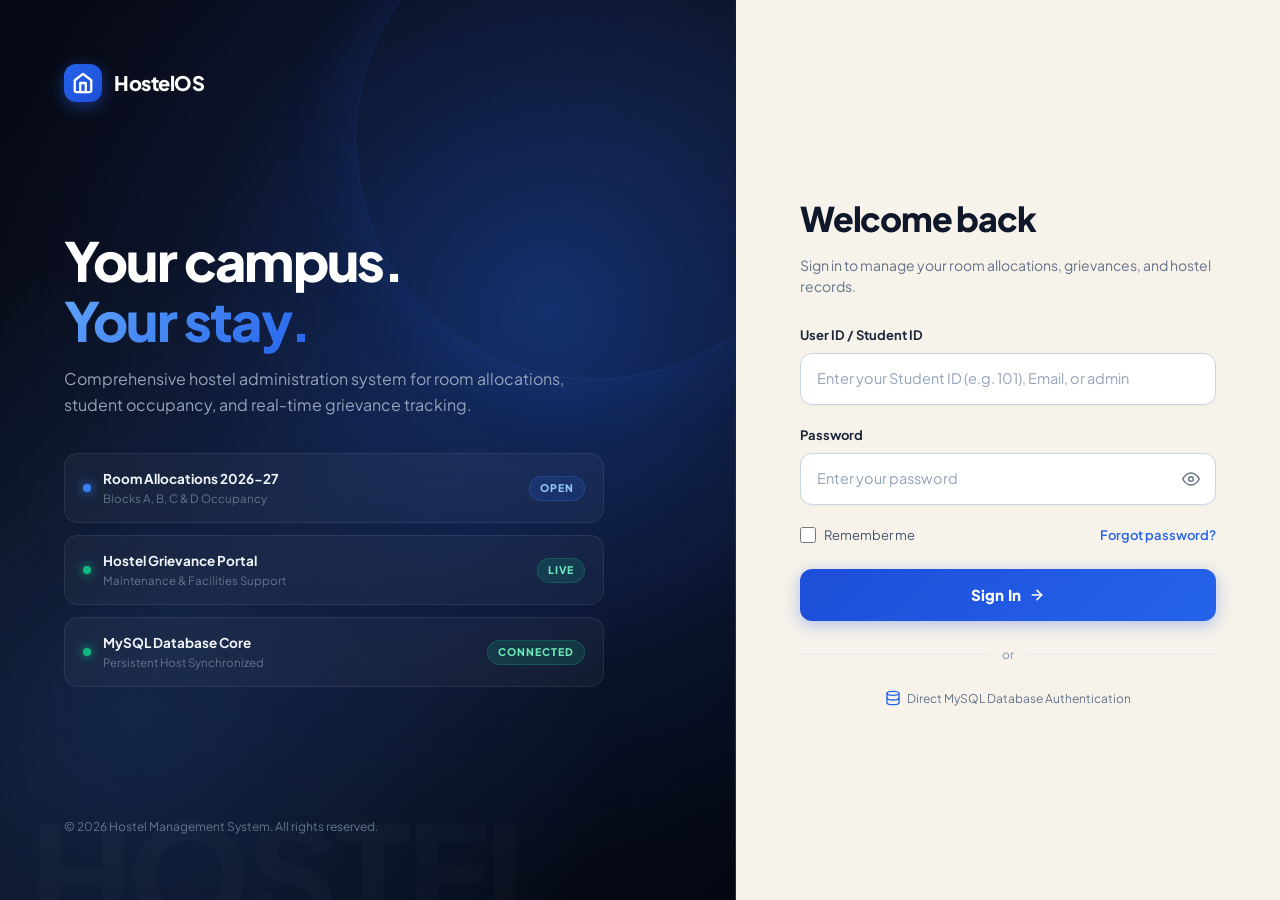
<file: Frontend/login.html>
<!DOCTYPE html>
<html lang="en">
<head>
    <meta charset="UTF-8">
    <meta name="viewport" content="width=device-width, initial-scale=1.0">
    <title>HostelOS — Campus Living & Administration Portal</title>
    <link rel="stylesheet" href="tokens.css">
    <link rel="stylesheet" href="style.css">
</head>

<body class="login-body">

    <div class="login-container-fullscreen">

        <!-- Left Column: Midnight Blue-Black with Radial Glow & Live Status (Matches Screenshot 1) -->
        <div class="login-left-pane">
            <div class="login-brand">
                <div class="login-brand-icon">
                    <svg width="22" height="22" viewBox="0 0 24 24" fill="none" stroke="currentColor" stroke-width="2.5" stroke-linecap="round" stroke-linejoin="round">
                        <path d="M3 9l9-7 9 7v11a2 2 0 0 1-2 2H5a2 2 0 0 1-2-2z"></path>
                        <polyline points="9 22 9 12 15 12 15 22"></polyline>
                    </svg>
                </div>
                <span class="login-brand-text">HostelOS</span>
            </div>

            <div class="login-hero-content">
                <h1 class="login-hero-title">
                    Your campus.<br>
                    <span class="accent-blue">Your stay.</span>
                </h1>
                <p class="login-hero-desc">
                    Comprehensive hostel administration system for room allocations, student occupancy, and real-time grievance tracking.
                </p>

                <!-- Live Campus Status Cards -->
                <div class="login-status-cards">
                    <div class="login-status-card">
                        <div class="status-card-left">
                            <span class="status-indicator-dot"></span>
                            <div>
                                <div class="status-info-title">Room Allocations 2026-27</div>
                                <div class="status-info-sub">Blocks A, B, C & D Occupancy</div>
                            </div>
                        </div>
                        <span class="status-pill-badge">OPEN</span>
                    </div>

                    <div class="login-status-card">
                        <div class="status-card-left">
                            <span class="status-indicator-dot green"></span>
                            <div>
                                <div class="status-info-title">Hostel Grievance Portal</div>
                                <div class="status-info-sub">Maintenance & Facilities Support</div>
                            </div>
                        </div>
                        <span class="status-pill-badge live">LIVE</span>
                    </div>

                    <div class="login-status-card">
                        <div class="status-card-left">
                            <span class="status-indicator-dot green"></span>
                            <div>
                                <div class="status-info-title">MySQL Database Core</div>
                                <div class="status-info-sub">Persistent Host Synchronized</div>
                            </div>
                        </div>
                        <span class="status-pill-badge live">CONNECTED</span>
                    </div>
                </div>
            </div>

            <div style="font-size: 12px; color: #64748B; z-index: 2;">
                © 2026 Hostel Management System. All rights reserved.
            </div>
        </div>

        <!-- Right Column: Warm Editorial Frosted Card with Login Form -->
        <div class="login-right-pane">
            <div class="login-form-wrapper">

                <div class="login-header-text">
                    <h2>Welcome back</h2>
                    <p>Sign in to manage your room allocations, grievances, and hostel records.</p>
                </div>

                <form id="loginForm">
                    <div class="login-form-group">
                        <label for="userId" class="login-label">User ID / Student ID</label>
                        <div class="input-with-icon">
                            <input
                                type="text"
                                id="userId"
                                class="login-input"
                                placeholder="Enter your Student ID (e.g. 101), Email, or admin"
                                required
                                autocomplete="username"
                            >
                        </div>
                    </div>

                    <div class="login-form-group">
                        <label for="password" class="login-label">
                            Password
                        </label>
                        <div class="input-with-icon">
                            <input
                                type="password"
                                id="password"
                                class="login-input"
                                placeholder="Enter your password"
                                required
                                autocomplete="current-password"
                            >
                            <button type="button" class="password-toggle-btn" id="togglePasswordBtn" title="Toggle password visibility">
                                <svg id="eyeIcon" width="18" height="18" viewBox="0 0 24 24" fill="none" stroke="currentColor" stroke-width="2" stroke-linecap="round" stroke-linejoin="round">
                                    <path d="M1 12s4-8 11-8 11 8 11 8-4 8-11 8-11-8-11-8z"></path>
                                    <circle cx="12" cy="12" r="3"></circle>
                                </svg>
                            </button>
                        </div>
                    </div>

                    <div class="login-options-row">
                        <label class="remember-me-wrap">
                            <input type="checkbox" id="rememberMe">
                            <span>Remember me</span>
                        </label>
                        <a href="javascript:void(0)" class="forgot-link" onclick="alert('Please contact the hostel administrator to reset your credentials.');">Forgot password?</a>
                    </div>

                    <button type="submit" id="submitBtn" class="login-submit-btn">
                        <span>Sign In</span>
                        <svg width="16" height="16" viewBox="0 0 24 24" fill="none" stroke="currentColor" stroke-width="2.5" stroke-linecap="round" stroke-linejoin="round">
                            <line x1="5" y1="12" x2="19" y2="12"></line>
                            <polyline points="12 5 19 12 12 19"></polyline>
                        </svg>
                    </button>
                </form>

                <div id="loginMessage" class="login-alert-banner"></div>

                <div class="login-divider">
                    <span>or</span>
                </div>

                <div class="login-footer-info">
                    <svg class="db-icon" width="16" height="16" viewBox="0 0 24 24" fill="none" stroke="currentColor" stroke-width="2" stroke-linecap="round" stroke-linejoin="round">
                        <ellipse cx="12" cy="5" rx="9" ry="3"></ellipse>
                        <path d="M21 12c0 1.66-4 3-9 3s-9-1.34-9-3"></path>
                        <path d="M3 5v14c0 1.66 4 3 9 3s9-1.34 9-3V5"></path>
                    </svg>
                    <span>Direct MySQL Database Authentication</span>
                </div>

            </div>
        </div>

    </div>

    <script>
        const API_BASE = "http://localhost:8080";

        // Password visibility toggle
        const toggleBtn = document.getElementById("togglePasswordBtn");
        const passwordInput = document.getElementById("password");
        const eyeIcon = document.getElementById("eyeIcon");

        toggleBtn.addEventListener("click", () => {
            if (passwordInput.type === "password") {
                passwordInput.type = "text";
                eyeIcon.innerHTML = `
                    <path d="M17.94 17.94A10.07 10.07 0 0 1 12 20c-7 0-11-8-11-8a18.45 18.45 0 0 1 5.06-5.94M9.9 4.24A9.12 9.12 0 0 1 12 4c7 0 11 8 11 8a18.5 18.5 0 0 1-2.16 3.19m-6.72-1.07a3 3 0 1 1-4.24-4.24"></path>
                    <line x1="1" y1="1" x2="23" y2="23"></line>
                `;
            } else {
                passwordInput.type = "password";
                eyeIcon.innerHTML = `
                    <path d="M1 12s4-8 11-8 11 8 11 8-4 8-11 8-11-8-11-8z"></path>
                    <circle cx="12" cy="12" r="3"></circle>
                `;
            }
        });

        // Form Submission with MySQL backend
        document.getElementById("loginForm").addEventListener("submit", async function(event) {
            event.preventDefault();

            const userId = document.getElementById("userId").value.trim();
            const password = document.getElementById("password").value;
            const message = document.getElementById("loginMessage");
            const submitBtn = document.getElementById("submitBtn");

            message.className = "login-alert-banner";
            message.style.display = "none";
            message.textContent = "";

            submitBtn.disabled = true;
            submitBtn.innerHTML = `
                <svg class="spin-icon" width="16" height="16" viewBox="0 0 24 24" fill="none" stroke="currentColor" stroke-width="2.5">
                    <circle cx="12" cy="12" r="10" stroke-opacity="0.25"></circle>
                    <path d="M12 2a10 10 0 0 1 10 10" stroke-linecap="round"></path>
                </svg>
                <span>Authenticating...</span>
            `;

            try {
                const response = await fetch(`${API_BASE}/api/login`, {
                    method: "POST",
                    headers: {
                        "Content-Type": "application/json"
                    },
                    body: JSON.stringify({
                        userId: userId,
                        password: password
                    })
                });

                const data = await response.json();

                if (data.success) {
                    const actualUserId = (data.role === "student" && data.student_id) ? String(data.student_id) : userId;
                    sessionStorage.setItem("userId", actualUserId);
                    const userRole = data.role || (userId.toLowerCase() === "admin" ? "admin" : "student");
                    sessionStorage.setItem("role", userRole);

                    message.className = "login-alert-banner success";
                    message.textContent = "Login successful! Redirecting...";
                    message.style.display = "flex";

                    setTimeout(() => {
                        if (userRole === "admin") {
                            window.location.href = "admin.html";
                        } else {
                            window.location.href = "student.html";
                        }
                    }, 500);

                } else {
                    message.className = "login-alert-banner error";
                    message.textContent = data.message || "Invalid User ID or Password.";
                    message.style.display = "flex";
                    submitBtn.disabled = false;
                    submitBtn.innerHTML = `
                        <span>Sign In</span>
                        <svg width="16" height="16" viewBox="0 0 24 24" fill="none" stroke="currentColor" stroke-width="2.5" stroke-linecap="round" stroke-linejoin="round">
                            <line x1="5" y1="12" x2="19" y2="12"></line>
                            <polyline points="12 5 19 12 12 19"></polyline>
                        </svg>
                    `;
                }

            } catch (error) {
                message.className = "login-alert-banner error";
                message.textContent = "Unable to connect to the server. Please ensure the backend is running on port 8080 and connected to MySQL.";
                message.style.display = "flex";

                submitBtn.disabled = false;
                submitBtn.innerHTML = `
                    <span>Sign In</span>
                    <svg width="16" height="16" viewBox="0 0 24 24" fill="none" stroke="currentColor" stroke-width="2.5" stroke-linecap="round" stroke-linejoin="round">
                        <line x1="5" y1="12" x2="19" y2="12"></line>
                        <polyline points="12 5 19 12 12 19"></polyline>
                    </svg>
                `;
            }
        });
    </script>

</body>
</html>
</file>
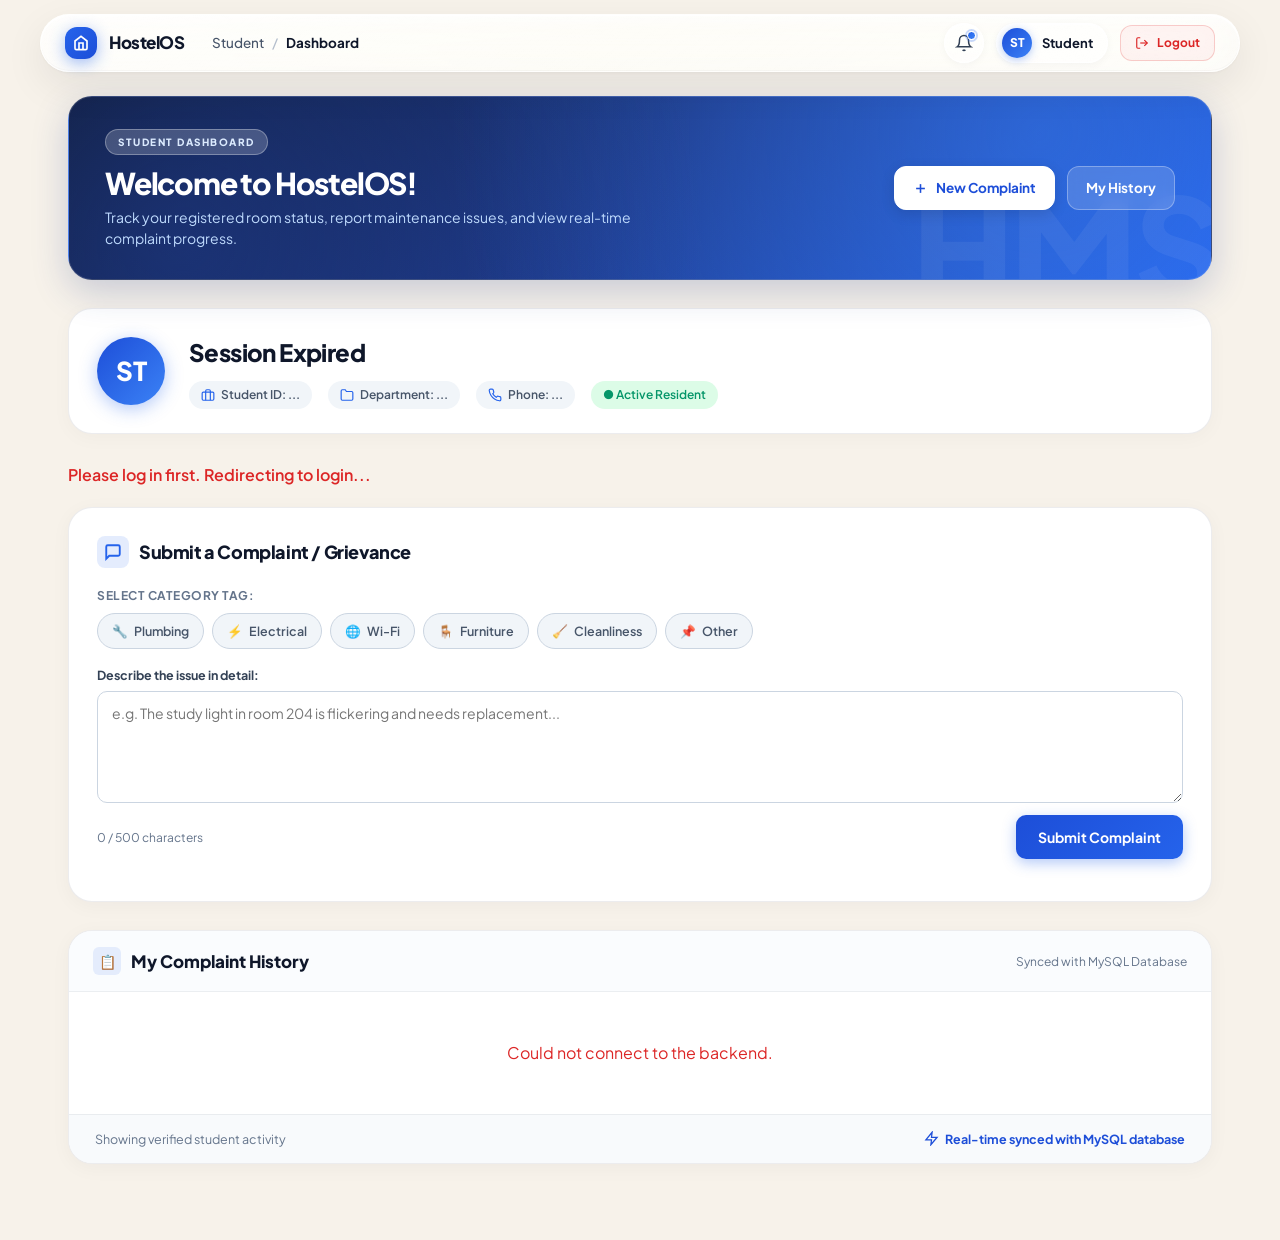
<file: Frontend/student.html>
<!DOCTYPE html>
<html lang="en">
<head>
    <meta charset="UTF-8">
    <meta name="viewport" content="width=device-width, initial-scale=1.0">
    <title>Student Dashboard — HostelOS</title>
    <link rel="stylesheet" href="tokens.css">
    <link rel="stylesheet" href="style.css">
</head>

<body class="app-layout">

    <div class="dash-main" style="margin-left: 0; width: 100%;">

        <!-- Top Floating Apple Glass Pill Header -->
        <header class="dash-header" style="max-width: 1200px;">
            <div class="dash-header-left">
                <div class="login-brand" style="margin-right: 12px;">
                    <div class="login-brand-icon" style="width: 32px; height: 32px; font-size: 16px;">
                        <svg width="16" height="16" viewBox="0 0 24 24" fill="none" stroke="currentColor" stroke-width="2.5">
                            <path d="M3 9l9-7 9 7v11a2 2 0 0 1-2 2H5a2 2 0 0 1-2-2z"></path>
                            <polyline points="9 22 9 12 15 12 15 22"></polyline>
                        </svg>
                    </div>
                    <span class="login-brand-text" style="color: #0F172A; font-size: 17px;">HostelOS</span>
                </div>

                <div class="breadcrumbs">
                    <span class="breadcrumb-link">Student</span>
                    <span class="breadcrumb-sep">/</span>
                    <span class="breadcrumb-current">Dashboard</span>
                </div>
            </div>

            <div class="dash-header-right">
                <button class="notif-btn" title="System Alerts">
                    <svg width="18" height="18" viewBox="0 0 24 24" fill="none" stroke="currentColor" stroke-width="2">
                        <path d="M18 8A6 6 0 0 0 6 8c0 7-3 9-3 9h18s-3-2-3-9"></path>
                        <path d="M13.73 21a2 2 0 0 1-3.46 0"></path>
                    </svg>
                    <span class="notif-dot"></span>
                </button>

                <div class="profile-btn" id="studentProfileBtn">
                    <div class="profile-avatar" id="studentAvatarSmall">ST</div>
                    <span class="profile-name" id="studentHeaderName">Student</span>
                </div>

                <button class="welcome-btn" id="studentLogoutBtn" style="padding: 7px 14px; font-size: 12px; color: #DC2626; border-color: rgba(220,38,38,0.2); background: rgba(220,38,38,0.05);" title="Sign out">
                    <svg width="14" height="14" viewBox="0 0 24 24" fill="none" stroke="currentColor" stroke-width="2">
                        <path d="M9 21H5a2 2 0 0 1-2-2V5a2 2 0 0 1 2-2h4"></path>
                        <polyline points="16 17 21 12 16 7"></polyline>
                        <line x1="21" y1="12" x2="9" y2="12"></line>
                    </svg>
                    <span>Logout</span>
                </button>
            </div>
        </header>

        <div class="dash-content" style="max-width: 1200px;">

            <!-- Hero Welcome Banner -->
            <div class="welcome-banner">
                <div class="welcome-text">
                    <span class="welcome-role-badge">Student Dashboard</span>
                    <h2 id="welcomeBannerHeading">Welcome to HostelOS!</h2>
                    <p>Track your registered room status, report maintenance issues, and view real-time complaint progress.</p>
                </div>

                <div class="welcome-actions">
                    <button class="welcome-btn welcome-btn-solid" onclick="document.getElementById('description').focus();">
                        <svg width="15" height="15" viewBox="0 0 24 24" fill="none" stroke="currentColor" stroke-width="2.5">
                            <line x1="12" y1="5" x2="12" y2="19"></line>
                            <line x1="5" y1="12" x2="19" y2="12"></line>
                        </svg>
                        <span>New Complaint</span>
                    </button>
                    <button class="welcome-btn" onclick="document.getElementById('complaintHistory').scrollIntoView({behavior: 'smooth'});">
                        <span>My History</span>
                    </button>
                </div>
            </div>

            <!-- Student Profile Information Card (Matches Screenshot 2) -->
            <div class="profile-info-card">
                <div class="profile-avatar-large" id="studentAvatarLarge">ST</div>
                <div class="profile-details">
                    <h3 class="profile-name-lg" id="studentName">Loading student details...</h3>
                    <p class="profile-email" id="email"></p>
                    <div class="profile-meta-row">
                        <span class="profile-meta-chip">
                            <svg width="14" height="14" viewBox="0 0 24 24" fill="none" stroke="currentColor" stroke-width="2">
                                <rect x="2" y="7" width="20" height="14" rx="2" ry="2"></rect>
                                <path d="M16 21V5a2 2 0 0 0-2-2h-4a2 2 0 0 0-2 2v16"></path>
                            </svg>
                            <span id="studentId">Student ID: ...</span>
                        </span>

                        <span class="profile-meta-chip">
                            <svg width="14" height="14" viewBox="0 0 24 24" fill="none" stroke="currentColor" stroke-width="2">
                                <path d="M22 19a2 2 0 0 1-2 2H4a2 2 0 0 1-2-2V5a2 2 0 0 1 2-2h5l2 3h9a2 2 0 0 1 2 2z"></path>
                            </svg>
                            <span id="department">Department: ...</span>
                        </span>

                        <span class="profile-meta-chip">
                            <svg width="14" height="14" viewBox="0 0 24 24" fill="none" stroke="currentColor" stroke-width="2">
                                <path d="M22 16.92v3a2 2 0 0 1-2.18 2 19.79 19.79 0 0 1-8.63-3.07 19.5 19.5 0 0 1-6-6 19.79 19.79 0 0 1-3.07-8.67A2 2 0 0 1 4.11 2h3a2 2 0 0 1 2 1.72 12.84 12.84 0 0 0 .7 2.81 2 2 0 0 1-.45 2.11L8.09 9.91a16 16 0 0 0 6 6l1.27-1.27a2 2 0 0 1 2.11-.45 12.84 12.84 0 0 0 2.81.7A2 2 0 0 1 22 16.92z"></path>
                            </svg>
                            <span id="phone">Phone: ...</span>
                        </span>

                        <span class="profile-meta-chip" style="color: #059669; background: #DCFCE7;">
                            ● Active Resident
                        </span>
                    </div>
                </div>
            </div>

            <!-- Global Status / Error Message -->
            <p id="message" style="margin-bottom: 20px; font-weight: 600;"></p>

            <!-- Submit a Complaint Glass Composer Box -->
            <div class="form-card">
                <div class="form-card-title">
                    <div class="icon-chip">
                        <svg width="18" height="18" viewBox="0 0 24 24" fill="none" stroke="currentColor" stroke-width="2.5">
                            <path d="M21 15a2 2 0 0 1-2 2H7l-4 4V5a2 2 0 0 1 2-2h14a2 2 0 0 1 2 2z"></path>
                        </svg>
                    </div>
                    <span>Submit a Complaint / Grievance</span>
                </div>

                <!-- Quick Category Pills -->
                <div style="font-size: 12px; font-weight: 700; color: #64748B; margin-bottom: 8px; text-transform: uppercase; letter-spacing: 0.5px;">
                    Select Category Tag:
                </div>
                <div class="category-pill-selector">
                    <button type="button" class="category-pill-btn" onclick="applyCategory('Plumbing issue: ')">
                        <span>🔧</span> Plumbing
                    </button>
                    <button type="button" class="category-pill-btn" onclick="applyCategory('Electrical failure: ')">
                        <span>⚡</span> Electrical
                    </button>
                    <button type="button" class="category-pill-btn" onclick="applyCategory('Wi-Fi / Internet problem: ')">
                        <span>🌐</span> Wi-Fi
                    </button>
                    <button type="button" class="category-pill-btn" onclick="applyCategory('Carpentry / Furniture repair: ')">
                        <span>🪑</span> Furniture
                    </button>
                    <button type="button" class="category-pill-btn" onclick="applyCategory('Room cleaning request: ')">
                        <span>🧹</span> Cleanliness
                    </button>
                    <button type="button" class="category-pill-btn" onclick="applyCategory('General maintenance: ')">
                        <span>📌</span> Other
                    </button>
                </div>

                <form id="complaintForm">
                    <div class="form-field" style="margin-bottom: 12px;">
                        <label for="description">Describe the issue in detail:</label>
                        <textarea
                            id="description"
                            maxlength="500"
                            rows="4"
                            placeholder="e.g. The study light in room 204 is flickering and needs replacement..."
                            required
                        ></textarea>
                    </div>

                    <div class="char-counter-bar">
                        <span id="charCount">0 / 500 characters</span>
                        <button type="submit" id="submitComplaintBtn" class="form-submit-btn">
                            <span>Submit Complaint</span>
                        </button>
                    </div>
                </form>

                <p id="complaintMessage" class="form-feedback-msg"></p>
            </div>

            <!-- Complaint History -->
            <div class="data-table-card">
                <div class="table-toolbar">
                    <div style="display: flex; align-items: center; gap: 10px;">
                        <div class="icon-chip" style="width: 28px; height: 28px; border-radius: 6px; background: rgba(37,99,235,0.1); color: var(--primary); display: grid; place-items: center; font-size: 14px;">
                            📋
                        </div>
                        <h3 style="font-family: var(--font-head); font-size: 17px; font-weight: 800; color: #0F172A;">
                            My Complaint History
                        </h3>
                    </div>
                    <span style="font-size: 12px; color: #64748B;">Synced with MySQL Database</span>
                </div>

                <div style="padding: 24px;">
                    <div id="complaintHistory" class="complaint-list-wrap">
                        <div style="text-align: center; padding: 24px; color: #64748B;">Loading complaints...</div>
                    </div>
                </div>

                <div class="dash-notif-footer">
                    <span>Showing verified student activity</span>
                    <span class="db-badge">
                        <svg width="15" height="15" viewBox="0 0 24 24" fill="none" stroke="currentColor" stroke-width="2">
                            <polygon points="13 2 3 14 12 14 11 22 21 10 12 10 13 2"></polygon>
                        </svg>
                        <span>Real-time synced with MySQL database</span>
                    </span>
                </div>
            </div>

        </div>
    </div>

    <script>
        const API_BASE = "http://localhost:8080";
        const userId = sessionStorage.getItem("userId");

        // Helper to get initials
        function getInitials(name) {
            if (!name) return "ST";
            const parts = name.trim().split(" ");
            if (parts.length >= 2) {
                return (parts[0][0] + parts[1][0]).toUpperCase();
            }
            return name.substring(0, 2).toUpperCase();
        }

        // Apply quick category to description textarea
        function applyCategory(prefix) {
            const textarea = document.getElementById("description");
            if (!textarea.value.startsWith(prefix)) {
                textarea.value = prefix + textarea.value.replace(/^(Plumbing issue|Electrical failure|Wi-Fi \/ Internet problem|Carpentry \/ Furniture repair|Room cleaning request|General maintenance):\s*/i, "");
            }
            textarea.focus();
            updateCharCount();
        }

        const descTextarea = document.getElementById("description");
        const charCountEl = document.getElementById("charCount");
        function updateCharCount() {
            charCountEl.textContent = `${descTextarea.value.length} / 500 characters`;
        }
        descTextarea.addEventListener("input", updateCharCount);

        // Load Student Details
        async function loadStudentDetails() {
            if (!userId) {
                document.getElementById("studentName").textContent = "Session Expired";
                document.getElementById("message").textContent = "Please log in first. Redirecting to login...";
                document.getElementById("message").style.color = "#DC2626";
                setTimeout(() => { window.location.href = "login.html"; }, 1500);
                return;
            }

            try {
                const response = await fetch(`${API_BASE}/api/students/${userId}`);
                const data = await response.json();

                if (data.success) {
                    const studentName = data.name || ("Student #" + userId);
                    const initials = getInitials(studentName);

                    document.getElementById("welcomeBannerHeading").textContent = "Welcome, " + studentName + "!";
                    document.getElementById("studentName").textContent = studentName;
                    document.getElementById("studentHeaderName").textContent = studentName;
                    document.getElementById("studentAvatarLarge").textContent = initials;
                    document.getElementById("studentAvatarSmall").textContent = initials;

                    document.getElementById("studentId").textContent = "Student ID: " + (data.student_id || userId);
                    document.getElementById("email").textContent = data.email || "No email recorded";
                    document.getElementById("department").textContent = "Department: " + (data.department || "General");
                    document.getElementById("phone").textContent = "Phone: " + (data.phone || "—");
                    document.getElementById("message").textContent = "";
                } else {
                    document.getElementById("studentName").textContent = "Student #" + userId;
                    document.getElementById("message").textContent = data.message || ("Student details not found in database for ID: " + userId);
                    document.getElementById("message").style.color = "#DC2626";
                }
            } catch (error) {
                document.getElementById("studentName").textContent = "Backend Offline (Port 8080)";
                document.getElementById("studentName").style.color = "#DC2626";
                document.getElementById("message").innerHTML = "⚠ Could not connect to backend server at <strong>http://localhost:8080</strong>. Please verify that <code>.\\server.exe</code> is running in your terminal.";
                document.getElementById("message").style.color = "#DC2626";
            }
        }

        // Submit Complaint
        document.getElementById("complaintForm").addEventListener("submit", async function(event) {
            event.preventDefault();

            const description = document.getElementById("description").value.trim();
            const message = document.getElementById("complaintMessage");
            const submitBtn = document.getElementById("submitComplaintBtn");

            if (!userId || !/^\d+$/.test(userId)) {
                message.textContent = "⚠ Please log in with a valid numerical student ID.";
                message.style.color = "#DC2626";
                return;
            }

            if (!description || description.length > 500) {
                message.textContent = "⚠ Enter a complaint between 1 and 500 characters.";
                message.style.color = "#DC2626";
                return;
            }

            submitBtn.disabled = true;
            submitBtn.textContent = "Submitting...";

            try {
                const response = await fetch(`${API_BASE}/api/complaints`, {
                    method: "POST",
                    headers: { "Content-Type": "application/json" },
                    body: JSON.stringify({
                        student_id: Number(userId),
                        description: description
                    })
                });

                const data = await response.json();

                if (response.ok && data.success) {
                    message.textContent = "✓ Complaint submitted successfully! Status: Pending.";
                    message.style.color = "#16A34A";

                    document.getElementById("complaintForm").reset();
                    updateCharCount();
                    await loadComplaintHistory();
                } else {
                    message.textContent = "⚠ " + (data.message || "Failed to submit complaint.");
                    message.style.color = "#DC2626";
                }

            } catch (error) {
                message.textContent = "⚠ Could not connect to the backend.";
                message.style.color = "#DC2626";
            } finally {
                submitBtn.disabled = false;
                submitBtn.textContent = "Submit Complaint";
            }
        });

        // Load Complaint History
        async function loadComplaintHistory() {
            const history = document.getElementById("complaintHistory");

            try {
                const response = await fetch(`${API_BASE}/api/complaints/${userId}`);
                const data = await response.json();

                if (!data.success) {
                    history.innerHTML = '<div style="text-align:center; padding:24px; color:#DC2626;">Failed to load complaints.</div>';
                    return;
                }

                if (!data.complaints || data.complaints.length === 0) {
                    history.innerHTML = '<div style="text-align:center; padding:32px; color:#64748B;">No complaints submitted yet. Your room record is clear!</div>';
                    return;
                }

                history.innerHTML = "";

                data.complaints.forEach(complaint => {
                    const item = document.createElement("div");
                    item.className = "complaint-card-item";

                    let statusClass = "status-pending";
                    if (complaint.status === "In Progress") statusClass = "status-in-progress";
                    if (complaint.status === "Resolved") statusClass = "status-resolved";

                    item.innerHTML = `
                        <div class="complaint-card-top">
                            <span class="complaint-id-tag">Complaint #${complaint.complaint_id}</span>
                            <span class="status-pill ${statusClass}">${escapeHtml(complaint.status)}</span>
                        </div>
                        <div class="complaint-body-text">${escapeHtml(complaint.description)}</div>
                        <div class="complaint-card-meta">
                            <span>📅 Submitted: ${escapeHtml(complaint.created_at || "Recent")}</span>
                            <span>⚡ Synced with MySQL</span>
                        </div>
                    `;

                    history.appendChild(item);
                });

            } catch (error) {
                history.innerHTML = '<div style="text-align:center; padding:24px; color:#DC2626;">Could not connect to the backend.</div>';
            }
        }

        // Logout
        document.getElementById("studentLogoutBtn").addEventListener("click", () => {
            sessionStorage.clear();
            window.location.href = "login.html";
        });

        function escapeHtml(text) {
            if (!text) return "";
            const div = document.createElement("div");
            div.textContent = text;
            return div.innerHTML;
        }

        // Initial Load (sequential to ensure stable MySQL connection)
        async function initPage() {
            await loadStudentDetails();
            await loadComplaintHistory();
        }
        initPage();
    </script>
</body>
</html>
</file>
<file: Frontend/tokens.css>
/* ============================================================
   HOSTELOS — Design Tokens (Blue-Black LiquidGlass Theme)
   ============================================================ */

:root {
  /* ---- Core Royal/Cobalt Blue Palette ---- */
  --primary:        #2563EB;   /* Vibrant Royal Blue */
  --primary-dark:   #1D4ED8;   /* Deep Blue for hover */
  --primary-light:  #3B82F6;   /* Sky / Light Blue */
  --primary-deep:   #1E3A8A;   /* Navy Blue */
  --primary-faint:  rgba(37, 99, 235, 0.08);
  --primary-glow:   rgba(37, 99, 235, 0.35);

  /* ---- Deep Blue-Black Dark Surface Palette ---- */
  --dark-950:       #030712;   /* Deepest Void Black */
  --dark-900:       #0B0F19;   /* Rich Obsidian Blue-Black */
  --dark-850:       #0F172A;   /* Slate Night */
  --dark-800:       #111827;   /* Midnight Charcoal */
  --dark-700:       #1F2937;   /* Elevated Dark Surface */
  --dark-border:    rgba(255, 255, 255, 0.12);
  --dark-glass:     rgba(15, 23, 42, 0.75);

  /* ---- Soft Accent (Counterpart to Peach in Eventrix) ---- */
  --ice-blue:       #DBEAFE;
  --ice-blue-dark:  #BFDBFE;
  --shadow-accent:  8px 10px 0 var(--ice-blue);

  /* ---- Warm Editorial Neutrals ---- */
  --cream:          #F7F2EA;   /* Warm off-white parchment background */
  --cream-dark:     #EEE7DC;   /* Muted surface highlight */
  --cream-darker:   #E5DDD0;   /* Dividing tone */
  --white:          #FFFFFF;
  --black:          #111111;   /* Rich typographic black */
  --gray:           #64748B;   /* Slate gray body text */
  --gray-dark:      #334155;   /* Darker slate */
  --gray-light:     #94A3B8;   /* Muted placeholders */
  --border:         #E2E8F0;   /* Clean subtle border */
  --border-light:   #F1F5F9;

  /* ---- Semantic Colors ---- */
  --success:        #10B981;
  --success-bg:     #D1FAE5;
  --warning:        #F59E0B;
  --warning-bg:     #FEF3C7;
  --danger:         #EF4444;
  --danger-bg:      #FEE2E2;
  --info:           #0284C7;
  --info-bg:        #E0F2FE;

  /* ---- Typography ---- */
  --font-head:      'Plus Jakarta Sans', 'Manrope', -apple-system, BlinkMacSystemFont, sans-serif;
  --font-body:      'Plus Jakarta Sans', 'DM Sans', -apple-system, BlinkMacSystemFont, sans-serif;

  /* ---- Type Scale ---- */
  --text-xs:        11px;
  --text-sm:        13px;
  --text-base:      15px;
  --text-lg:        17px;
  --text-xl:        20px;
  --text-2xl:       26px;
  --text-3xl:       34px;
  --text-4xl:       46px;

  /* ---- Spacing ---- */
  --space-1:        4px;
  --space-2:        8px;
  --space-3:        12px;
  --space-4:        16px;
  --space-5:        20px;
  --space-6:        24px;
  --space-7:        28px;
  --space-8:        32px;
  --space-10:       40px;
  --space-12:       48px;

  /* ---- Radius ---- */
  --radius-sm:      8px;
  --radius-md:      12px;
  --radius-lg:      18px;
  --radius-xl:      24px;
  --radius-2xl:     32px;
  --radius-full:    9999px;

  /* ---- Shadows ---- */
  --shadow-xs:      0 1px 3px rgba(15, 23, 42, 0.05);
  --shadow-sm:      0 2px 8px rgba(15, 23, 42, 0.06);
  --shadow-md:      0 6px 20px rgba(15, 23, 42, 0.08);
  --shadow-lg:      0 16px 40px rgba(15, 23, 42, 0.11);
  --shadow-xl:      0 28px 60px rgba(15, 23, 42, 0.14);
  --shadow-blue:    0 10px 30px rgba(37, 99, 235, 0.28);

  /* ---- Transitions ---- */
  --ease-default:   cubic-bezier(0.16, 1, 0.3, 1);
  --ease-spring:    cubic-bezier(0.34, 1.56, 0.64, 1);
  --dur-fast:       0.15s;
  --dur-base:       0.24s;
  --dur-slow:       0.35s;

  /* ---- LiquidGlass Frosted Haze Tokens ---- */
  --glass-bg:       linear-gradient(145deg, rgba(255, 255, 255, 0.68) 0%, rgba(255, 255, 255, 0.35) 48%, rgba(255, 255, 255, 0.52) 100%);
  --glass-blur:     blur(26px) saturate(185%) brightness(108%);
  --glass-blur-heavy: blur(32px) saturate(190%);
  --glass-border:   rgba(255, 255, 255, 0.65);
  --glass-highlight: rgba(255, 255, 255, 0.95);
  --glass-card-bg:  linear-gradient(165deg, rgba(255, 255, 255, 0.92) 0%, rgba(248, 250, 252, 0.84) 100%);

  /* ---- Layout Metrics ---- */
  --sidebar-width:  250px;
  --sidebar-collapsed-width: 80px;
  --header-height:  58px;
  --z-nav:          100;
  --z-popover:      200;
  --z-modal:        300;
  --z-toast:        400;
}
</file>
<file: Frontend/style.css>
/* ============================================================
   HOSTELOS — Core Stylesheet (Blue-Black LiquidGlass Theme)
   Adapted from Eventrix Design System with Royal Blue & Midnight Black
   ============================================================ */

@import url('https://fonts.googleapis.com/css2?family=Plus+Jakarta+Sans:wght@400;500;600;700;800;900&display=swap');
@import url('tokens.css');

/* ---- Reset & Base ---- */
*, *::before, *::after {
  margin: 0;
  padding: 0;
  box-sizing: border-box;
}

html {
  scroll-behavior: smooth;
  -webkit-text-size-adjust: 100%;
}

body {
  font-family: var(--font-body);
  background: var(--cream);
  color: var(--black);
  line-height: 1.6;
  overflow-x: hidden;
  min-height: 100vh;
}

a { color: inherit; text-decoration: none; }
button { font: inherit; cursor: pointer; border: none; background: none; }
img { display: block; max-width: 100%; height: auto; }
input, select, textarea { font: inherit; }
ul, ol { list-style: none; }
svg { display: block; }

/* ---- Custom Scrollbar ---- */
::-webkit-scrollbar { width: 7px; height: 7px; }
::-webkit-scrollbar-track { background: var(--cream-dark); }
::-webkit-scrollbar-thumb { background: #CBD5E1; border-radius: 4px; }
::-webkit-scrollbar-thumb:hover { background: #94A3B8; }

/* ============================================================
   FULL SCREEN SPLIT LOGIN PAGE (Matches Screenshot 1 in Blue-Black)
   ============================================================ */

.login-body {
  min-height: 100vh;
  width: 100vw;
  display: flex;
  margin: 0;
  padding: 0;
  background: var(--dark-950);
  overflow: hidden;
}

.login-container-fullscreen {
  display: grid;
  grid-template-columns: 1.15fr 0.85fr;
  width: 100vw;
  min-height: 100vh;
  height: 100vh;
}

/* ---- Login Left (Midnight Blue-Black with Radial Glow) ---- */
.login-left-pane {
  background:
    radial-gradient(circle at 75% 35%, rgba(37, 99, 235, 0.38) 0%, rgba(30, 58, 138, 0.15) 45%, transparent 70%),
    radial-gradient(circle at 20% 80%, rgba(59, 130, 246, 0.18) 0%, transparent 50%),
    linear-gradient(135deg, #060913 0%, #0B1120 50%, #030712 100%);
  display: flex;
  flex-direction: column;
  justify-content: space-between;
  padding: clamp(32px, 5vw, 64px);
  position: relative;
  overflow: hidden;
  border-right: 1px solid rgba(255, 255, 255, 0.08);
}

/* Ambient glow rings & watermark */
.login-left-pane::before {
  content: "";
  position: absolute;
  top: -100px;
  right: -100px;
  width: 480px;
  height: 480px;
  border-radius: 50%;
  border: 1px solid rgba(59, 130, 246, 0.14);
  box-shadow: 0 0 80px rgba(37, 99, 235, 0.15);
  pointer-events: none;
}

.login-left-pane::after {
  content: "HOSTEL";
  position: absolute;
  left: 30px;
  bottom: -40px;
  font-family: var(--font-head);
  font-size: 140px;
  font-weight: 900;
  color: rgba(255, 255, 255, 0.02);
  letter-spacing: -4px;
  pointer-events: none;
  line-height: 1;
}

.login-brand {
  display: flex;
  align-items: center;
  gap: 12px;
  z-index: 2;
}

.login-brand-icon {
  width: 38px;
  height: 38px;
  border-radius: 12px;
  background: linear-gradient(135deg, #2563EB, #1D4ED8);
  color: var(--white);
  display: grid;
  place-items: center;
  font-size: 22px;
  font-weight: 800;
  box-shadow: 0 4px 16px rgba(37, 99, 235, 0.45);
}

.login-brand-text {
  font-family: var(--font-head);
  font-size: 20px;
  font-weight: 800;
  letter-spacing: -0.5px;
  color: var(--white);
}

.login-hero-content {
  z-index: 2;
  margin: auto 0;
  max-width: 540px;
}

.login-hero-title {
  font-family: var(--font-head);
  font-size: clamp(34px, 4.4vw, 54px);
  font-weight: 800;
  letter-spacing: -1.8px;
  line-height: 1.1;
  color: var(--white);
  margin-bottom: 16px;
}

.login-hero-title .accent-blue {
  color: #3B82F6;
  background: linear-gradient(135deg, #60A5FA 0%, #2563EB 100%);
  -webkit-background-clip: text;
  -webkit-text-fill-color: transparent;
}

.login-hero-desc {
  font-size: 16px;
  color: #94A3B8;
  line-height: 1.6;
  margin-bottom: 36px;
}

/* Feature Status Cards (like bottom left of Screenshot 1) */
.login-status-cards {
  display: flex;
  flex-direction: column;
  gap: 12px;
  z-index: 2;
  width: 100%;
}

.login-status-card {
  display: flex;
  align-items: center;
  justify-content: space-between;
  padding: 14px 18px;
  border-radius: 14px;
  background: rgba(255, 255, 255, 0.04);
  border: 1px solid rgba(255, 255, 255, 0.08);
  -webkit-backdrop-filter: blur(12px);
  backdrop-filter: blur(12px);
  transition: all 0.25s ease;
}

.login-status-card:hover {
  background: rgba(255, 255, 255, 0.07);
  border-color: rgba(59, 130, 246, 0.3);
  transform: translateX(4px);
}

.status-card-left {
  display: flex;
  align-items: center;
  gap: 12px;
}

.status-indicator-dot {
  width: 8px;
  height: 8px;
  border-radius: 50%;
  background: #3B82F6;
  box-shadow: 0 0 10px #3B82F6;
}

.status-indicator-dot.green {
  background: #10B981;
  box-shadow: 0 0 10px #10B981;
}

.status-info-title {
  font-family: var(--font-head);
  font-size: 13.5px;
  font-weight: 700;
  color: #F1F5F9;
}

.status-info-sub {
  font-size: 11.5px;
  color: #64748B;
}

.status-pill-badge {
  font-size: 10.5px;
  font-weight: 800;
  letter-spacing: 1px;
  padding: 3px 10px;
  border-radius: var(--radius-full);
  color: #93C5FD;
  background: rgba(37, 99, 235, 0.16);
  border: 1px solid rgba(59, 130, 246, 0.25);
}

.status-pill-badge.live {
  color: #6EE7B7;
  background: rgba(16, 185, 129, 0.16);
  border-color: rgba(16, 185, 129, 0.25);
}

/* ---- Login Right (Warm Editorial Cream / Frosted Glass) ---- */
.login-right-pane {
  background: var(--cream);
  display: flex;
  flex-direction: column;
  justify-content: center;
  align-items: center;
  padding: clamp(32px, 5vw, 64px);
  position: relative;
  overflow-y: auto;
}

.login-form-wrapper {
  width: 100%;
  max-width: 420px;
  display: flex;
  flex-direction: column;
}

.login-header-text {
  margin-bottom: 28px;
}

.login-header-text h2 {
  font-family: var(--font-head);
  font-size: 34px;
  font-weight: 800;
  letter-spacing: -1.2px;
  color: #0F172A;
  margin-bottom: 8px;
}

.login-header-text p {
  color: #64748B;
  font-size: 14px;
  line-height: 1.5;
}

.login-form-group {
  margin-bottom: 20px;
}

.login-label {
  display: flex;
  align-items: center;
  justify-content: space-between;
  font-size: 13px;
  font-weight: 700;
  color: #1E293B;
  margin-bottom: 8px;
}

.input-with-icon {
  position: relative;
  display: flex;
  align-items: center;
}

.login-input {
  width: 100%;
  padding: 13px 16px;
  border-radius: 12px;
  background: #FFFFFF;
  border: 1.5px solid #CBD5E1;
  font-size: 14.5px;
  color: #0F172A;
  transition: all 0.2s ease;
  box-shadow: 0 1px 3px rgba(15, 23, 42, 0.04);
}

.login-input:focus {
  outline: none;
  border-color: var(--primary);
  box-shadow: 0 0 0 3px rgba(37, 99, 235, 0.16);
  background: #FFFFFF;
}

.login-input::placeholder {
  color: #94A3B8;
  font-weight: 400;
}

.password-toggle-btn {
  position: absolute;
  right: 12px;
  background: none;
  border: none;
  color: #64748B;
  cursor: pointer;
  padding: 4px;
  display: grid;
  place-items: center;
  transition: color 0.15s ease;
}

.password-toggle-btn:hover {
  color: var(--primary);
}

.login-options-row {
  display: flex;
  align-items: center;
  justify-content: space-between;
  margin: 12px 0 24px 0;
  font-size: 13px;
}

.remember-me-wrap {
  display: flex;
  align-items: center;
  gap: 8px;
  color: #475569;
  cursor: pointer;
  user-select: none;
}

.remember-me-wrap input[type="checkbox"] {
  width: 16px;
  height: 16px;
  accent-color: var(--primary);
  border-radius: 4px;
  cursor: pointer;
}

.forgot-link {
  color: var(--primary);
  font-weight: 600;
  font-size: 13px;
  transition: color 0.15s;
}

.forgot-link:hover {
  color: var(--primary-dark);
  text-decoration: underline;
}

.login-submit-btn {
  width: 100%;
  padding: 14px 20px;
  border-radius: 12px;
  background: linear-gradient(135deg, #1D4ED8 0%, #2563EB 100%);
  color: var(--white);
  font-family: var(--font-head);
  font-size: 15px;
  font-weight: 800;
  letter-spacing: 0.2px;
  display: flex;
  align-items: center;
  justify-content: center;
  gap: 8px;
  cursor: pointer;
  border: none;
  box-shadow: 0 4px 16px rgba(37, 99, 235, 0.35);
  transition: all 0.24s cubic-bezier(0.16, 1, 0.3, 1);
}

.login-submit-btn:hover {
  background: linear-gradient(135deg, #1E40AF 0%, #1D4ED8 100%);
  transform: translateY(-1.5px);
  box-shadow: 0 8px 24px rgba(37, 99, 235, 0.45);
}

.login-submit-btn:disabled {
  opacity: 0.6;
  cursor: not-allowed;
  transform: none;
}

.login-divider {
  display: flex;
  align-items: center;
  margin: 24px 0;
  color: #94A3B8;
  font-size: 12px;
}

.login-divider::before,
.login-divider::after {
  content: "";
  flex: 1;
  height: 1px;
  background: #E2E8F0;
}

.login-divider span {
  padding: 0 12px;
  font-weight: 500;
}

.login-footer-info {
  display: flex;
  align-items: center;
  justify-content: center;
  gap: 6px;
  font-size: 12px;
  color: #64748B;
  text-align: center;
}

.login-footer-info .db-icon {
  color: #2563EB;
}

.login-alert-banner {
  padding: 12px 16px;
  border-radius: 10px;
  font-size: 13px;
  font-weight: 600;
  margin-top: 16px;
  display: none;
  align-items: center;
  gap: 8px;
  animation: popoverFadeIn 0.2s cubic-bezier(0.16, 1, 0.3, 1);
}

.login-alert-banner.error {
  display: flex;
  background: #FEE2E2;
  color: #DC2626;
  border: 1px solid #FCA5A5;
}

.login-alert-banner.success {
  display: flex;
  background: #DCFCE7;
  color: #16A34A;
  border: 1px solid #86EFAC;
}

/* ============================================================
   LIQUIDGLASS DASHBOARD SYSTEM (Matches Screenshot 2 in Blue-Black)
   ============================================================ */

.app-layout {
  display: flex;
  min-height: 100vh;
  background: var(--cream);
  position: relative;
}

/* ---- Floating Curved Sidebar with LiquidGlass Frosted Haze ---- */
.sidebar {
  width: var(--sidebar-width);
  height: calc(100vh - 28px);
  position: fixed;
  left: 14px;
  top: 14px;
  bottom: 14px;
  z-index: var(--z-nav);
  display: flex;
  flex-direction: column;
  border-radius: 24px;
  isolation: isolate;
  overflow: hidden;

  /* LiquidGlass-UI Frosted Haze Fill */
  background: linear-gradient(145deg,
      rgba(255, 255, 255, 0.70) 0%,
      rgba(255, 255, 255, 0.38) 48%,
      rgba(255, 255, 255, 0.55) 100%);

  -webkit-backdrop-filter: blur(26px) saturate(185%) brightness(108%);
  backdrop-filter: blur(26px) saturate(185%) brightness(108%);

  border: 1px solid rgba(255, 255, 255, 0.70);
  box-shadow:
    0 1px 3px rgba(15, 23, 42, 0.04),
    0 16px 44px rgba(15, 23, 42, 0.08),
    inset 0 1px 1.5px 0 rgba(255, 255, 255, 0.95),
    inset 0 -1px 1px 0 rgba(15, 23, 42, 0.03);

  transition:
    width var(--dur-slow) var(--ease-default),
    transform var(--dur-slow) var(--ease-default),
    box-shadow 0.24s cubic-bezier(0.16, 1, 0.3, 1),
    background 0.24s cubic-bezier(0.16, 1, 0.3, 1);
}

/* Specular Bevel & Top Sheen */
.sidebar::after {
  content: "";
  position: absolute;
  inset: 0;
  border-radius: inherit;
  pointer-events: none;
  background: linear-gradient(180deg,
      rgba(255, 255, 255, 0.65) 0%,
      rgba(255, 255, 255, 0.16) 18%,
      rgba(255, 255, 255, 0) 50%,
      rgba(255, 255, 255, 0.06) 100%);
  box-shadow: inset 0 1px 0 0 rgba(255, 255, 255, 0.95);
  z-index: 1;
}

@supports not ((backdrop-filter: blur(1px)) or (-webkit-backdrop-filter: blur(1px))) {
  .sidebar { background: rgba(255, 255, 255, 0.96); }
}

.sidebar.collapsed {
  width: var(--sidebar-collapsed-width);
}

.sidebar-brand {
  height: 68px;
  display: flex;
  align-items: center;
  gap: 12px;
  padding: 0 18px;
  border-bottom: 1px solid rgba(15, 23, 42, 0.06);
  flex-shrink: 0;
  overflow: hidden;
  position: relative;
  z-index: 2;
  transition: padding var(--dur-slow) var(--ease-default);
}

.sidebar.collapsed .sidebar-brand {
  padding: 0;
  justify-content: center;
}

.sidebar-brand .logo-symbol {
  width: 36px;
  height: 36px;
  display: grid;
  place-items: center;
  background: linear-gradient(135deg, #1D4ED8, #2563EB);
  color: var(--white);
  border-radius: 11px;
  font-size: 20px;
  font-weight: 800;
  flex-shrink: 0;
  box-shadow: 0 4px 14px rgba(37, 99, 235, 0.35);
}

.sidebar.collapsed .sidebar-brand .logo-symbol {
  margin: 0 auto;
}

.sidebar-brand-name {
  font-family: var(--font-head);
  font-size: 18px;
  font-weight: 800;
  letter-spacing: -0.6px;
  white-space: nowrap;
  color: #0F172A;
}

.sidebar.collapsed .sidebar-brand-name {
  display: none;
}

.sidebar-nav {
  flex: 1;
  overflow-y: auto;
  overflow-x: hidden;
  padding: 14px 8px;
  position: relative;
  z-index: 2;
}

.sidebar.collapsed .sidebar-nav {
  padding: 12px 0;
}

.nav-section-label {
  font-size: 9.5px;
  font-weight: 800;
  letter-spacing: 1.5px;
  color: #94A3B8;
  padding: 14px 12px 6px;
  white-space: nowrap;
  text-transform: uppercase;
}

.sidebar.collapsed .nav-section-label {
  display: none;
}

/* Floating Rounded Capsule Nav Items */
.nav-item {
  display: flex;
  align-items: center;
  gap: 12px;
  margin: 4px 6px;
  padding: 10px 14px;
  font-size: 13.5px;
  font-weight: 600;
  color: #475569;
  border-radius: 14px;
  cursor: pointer;
  transition: all 0.2s cubic-bezier(0.16, 1, 0.3, 1);
  white-space: nowrap;
  overflow: hidden;
  position: relative;
  text-decoration: none;
  border: 1px solid transparent;
}

.nav-item:hover {
  background: rgba(255, 255, 255, 0.65);
  color: #0F172A;
  transform: translateX(2px);
  box-shadow: 0 2px 8px rgba(15, 23, 42, 0.04);
}

.nav-item.active {
  background: rgba(37, 99, 235, 0.12);
  color: var(--primary);
  font-weight: 700;
  border-color: rgba(37, 99, 235, 0.22);
  box-shadow:
    inset 0 1px 0 rgba(255, 255, 255, 0.85),
    0 2px 8px rgba(37, 99, 235, 0.10);
}

.nav-item.active::before {
  content: "";
  position: absolute;
  left: 6px;
  top: 50%;
  transform: translateY(-50%);
  width: 3.5px;
  height: 18px;
  background: var(--primary);
  border-radius: var(--radius-full);
}

.sidebar.collapsed .nav-item {
  width: 46px;
  height: 46px;
  margin: 6px auto;
  padding: 0;
  display: grid;
  place-items: center;
  border-radius: 12px;
}

.sidebar.collapsed .nav-item:hover {
  transform: translateY(-1px);
  box-shadow: 0 4px 12px rgba(15, 23, 42, 0.08);
}

.sidebar.collapsed .nav-item.active::before {
  display: none;
}

.nav-icon {
  font-size: 18px;
  flex-shrink: 0;
  width: 22px;
  height: 22px;
  display: flex;
  align-items: center;
  justify-content: center;
}

.sidebar.collapsed .nav-item .nav-icon {
  margin: 0 auto;
}

.nav-label {
  flex: 1;
  transition: opacity var(--dur-base);
}

.sidebar.collapsed .nav-label {
  display: none;
}

.sidebar-footer {
  padding: 12px 14px;
  border-top: 1px solid rgba(15, 23, 42, 0.06);
  flex-shrink: 0;
  position: relative;
  z-index: 2;
}

.sidebar.collapsed .sidebar-footer {
  padding: 12px 0;
  display: flex;
  justify-content: center;
}

.sidebar-toggle-btn {
  width: 100%;
  display: flex;
  align-items: center;
  gap: 10px;
  padding: 9px 12px;
  border-radius: 12px;
  color: #64748B;
  font-size: 13px;
  font-weight: 600;
  cursor: pointer;
  transition: all 0.2s cubic-bezier(0.16, 1, 0.3, 1);
  white-space: nowrap;
  overflow: hidden;
}

.sidebar-toggle-btn:hover {
  background: rgba(255, 255, 255, 0.70);
  color: #0F172A;
}

.sidebar.collapsed .sidebar-toggle-btn {
  width: 44px;
  height: 40px;
  padding: 0;
  display: grid;
  place-items: center;
  margin: 0 auto;
}

.sidebar.collapsed .sidebar-toggle-btn .nav-label {
  display: none;
}

.sidebar-toggle-icon {
  display: inline-flex;
  align-items: center;
  justify-content: center;
  transition: transform 0.28s cubic-bezier(0.16, 1, 0.3, 1);
}

.sidebar.collapsed .sidebar-toggle-icon {
  transform: rotate(180deg);
}

/* ---- Floating Pill Dashboard Header (Matches Screenshot 2) ---- */
.dash-header {
  position: sticky;
  top: 14px;
  max-width: 1400px;
  width: calc(100% - 48px);
  margin: 14px auto 0 auto;
  height: 58px;
  border-radius: var(--radius-full);
  isolation: isolate;
  overflow: visible;

  background: linear-gradient(145deg,
      rgba(255, 255, 255, 0.72) 0%,
      rgba(255, 255, 255, 0.40) 48%,
      rgba(255, 255, 255, 0.58) 100%);

  -webkit-backdrop-filter: blur(26px) saturate(185%) brightness(108%);
  backdrop-filter: blur(26px) saturate(185%) brightness(108%);

  border: 1px solid rgba(255, 255, 255, 0.70);
  box-shadow:
    0 1px 3px rgba(15, 23, 42, 0.04),
    0 14px 40px rgba(15, 23, 42, 0.08),
    inset 0 1px 1.5px 0 rgba(255, 255, 255, 0.95),
    inset 0 -1px 1px 0 rgba(15, 23, 42, 0.03);

  z-index: var(--z-nav);
  display: flex;
  align-items: center;
  justify-content: space-between;
  padding: 0 24px;
  transition: width var(--dur-slow) var(--ease-default),
    max-width var(--dur-slow) var(--ease-default);
}

.dash-header::after {
  content: "";
  position: absolute;
  inset: 0;
  border-radius: inherit;
  pointer-events: none;
  background: linear-gradient(180deg,
      rgba(255, 255, 255, 0.65) 0%,
      rgba(255, 255, 255, 0.16) 22%,
      rgba(255, 255, 255, 0) 55%,
      rgba(255, 255, 255, 0.08) 100%);
  box-shadow: inset 0 1px 0 0 rgba(255, 255, 255, 0.95);
  z-index: 1;
}

.dash-header-left {
  display: flex;
  align-items: center;
  gap: 16px;
  position: relative;
  z-index: 2;
}

.dash-header-right {
  display: flex;
  align-items: center;
  gap: 12px;
  position: relative;
  z-index: 2;
}

.breadcrumbs {
  display: flex;
  align-items: center;
  gap: 8px;
  font-size: 13.5px;
  color: #64748B;
  font-weight: 500;
}

.breadcrumb-link {
  color: #475569;
  text-decoration: none;
  transition: color var(--dur-fast);
}

.breadcrumb-link:hover {
  color: var(--primary);
}

.breadcrumb-sep {
  color: #94A3B8;
  opacity: 0.7;
}

.breadcrumb-current {
  color: #0F172A;
  font-weight: 700;
}

/* Notification Button with Pill Dropdown */
.notif-btn {
  position: relative;
  width: 40px;
  height: 40px;
  display: grid;
  place-items: center;
  border-radius: var(--radius-full);
  background: linear-gradient(145deg,
      rgba(255, 255, 255, 0.70) 0%,
      rgba(255, 255, 255, 0.35) 50%,
      rgba(255, 255, 255, 0.55) 100%);
  -webkit-backdrop-filter: blur(18px) saturate(180%) brightness(108%);
  backdrop-filter: blur(18px) saturate(180%) brightness(108%);
  border: 1px solid rgba(255, 255, 255, 0.75);
  color: #334155;
  cursor: pointer;
  box-shadow:
    0 2px 8px rgba(15, 23, 42, 0.04),
    inset 0 1px 1px 0 rgba(255, 255, 255, 0.95);
  transition: all 0.24s cubic-bezier(0.16, 1, 0.3, 1);
}

.notif-btn:hover {
  background: #FFFFFF;
  border-color: rgba(37, 99, 235, 0.4);
  color: var(--primary);
  transform: translateY(-1.5px);
  box-shadow: 0 6px 18px rgba(37, 99, 235, 0.18);
}

.notif-dot {
  position: absolute;
  top: 7px;
  right: 7px;
  width: 9px;
  height: 9px;
  background: linear-gradient(135deg, #2563EB, #3B82F6);
  border-radius: 50%;
  border: 1.5px solid #FFFFFF;
  box-shadow: 0 0 0 2px rgba(37, 99, 235, 0.25);
  animation: pulseDot 2s infinite ease-in-out;
}

@keyframes pulseDot {
  0%, 100% { transform: scale(1); box-shadow: 0 0 0 2px rgba(37, 99, 235, 0.25); }
  50% { transform: scale(1.15); box-shadow: 0 0 0 4px rgba(37, 99, 235, 0.35); }
}

/* User Profile Pill */
.profile-btn {
  display: flex;
  align-items: center;
  gap: 10px;
  padding: 4px 14px 4px 5px;
  height: 40px;
  border-radius: var(--radius-full);
  background: linear-gradient(145deg,
      rgba(255, 255, 255, 0.70) 0%,
      rgba(255, 255, 255, 0.35) 50%,
      rgba(255, 255, 255, 0.55) 100%);
  -webkit-backdrop-filter: blur(18px) saturate(180%) brightness(108%);
  backdrop-filter: blur(18px) saturate(180%) brightness(108%);
  border: 1px solid rgba(255, 255, 255, 0.75);
  cursor: pointer;
  font-size: 13px;
  font-weight: 700;
  color: #0F172A;
  box-shadow:
    0 2px 8px rgba(15, 23, 42, 0.04),
    inset 0 1px 1px 0 rgba(255, 255, 255, 0.95);
  transition: all 0.24s cubic-bezier(0.16, 1, 0.3, 1);
}

.profile-btn:hover {
  background: #FFFFFF;
  transform: translateY(-1.5px);
  box-shadow: 0 6px 20px rgba(15, 23, 42, 0.10);
  border-color: rgba(37, 99, 235, 0.4);
}

.profile-avatar {
  width: 30px;
  height: 30px;
  border-radius: 50%;
  background: linear-gradient(135deg, #1D4ED8, #3B82F6);
  color: var(--white);
  display: grid;
  place-items: center;
  font-size: 12px;
  font-weight: 800;
  flex-shrink: 0;
  box-shadow: 0 2px 8px rgba(37, 99, 235, 0.35);
}

.profile-name {
  max-width: 200px;
  overflow: hidden;
  text-overflow: ellipsis;
  white-space: nowrap;
}

/* Popover Cards */
.dash-popover {
  position: absolute;
  top: calc(100% + 12px);
  right: 0;
  width: 320px;
  z-index: var(--z-popover);
  border-radius: 20px;
  border: 1px solid rgba(255, 255, 255, 0.85);
  background: linear-gradient(165deg,
      rgba(255, 255, 255, 0.98) 0%,
      rgba(248, 250, 252, 0.97) 100%);
  -webkit-backdrop-filter: blur(32px) saturate(190%);
  backdrop-filter: blur(32px) saturate(190%);
  box-shadow:
    0 4px 20px rgba(15, 23, 42, 0.08),
    0 24px 60px rgba(15, 23, 42, 0.16),
    inset 0 1px 1.5px rgba(255, 255, 255, 1);
  animation: popoverFadeIn 0.2s cubic-bezier(0.16, 1, 0.3, 1);
  transform-origin: top right;
  overflow: hidden;
}

@keyframes popoverFadeIn {
  from { opacity: 0; transform: translateY(-8px) scale(0.97); }
  to { opacity: 1; transform: translateY(0) scale(1); }
}

.dash-popover.hidden { display: none !important; }

/* ---- Dashboard Main Body Layout ---- */
.dash-main {
  margin-left: calc(var(--sidebar-width) + 24px);
  min-height: 100vh;
  display: flex;
  flex-direction: column;
  transition: margin-left var(--dur-slow) var(--ease-default),
    width var(--dur-slow) var(--ease-default);
  width: calc(100% - (var(--sidebar-width) + 24px));
}

.sidebar.collapsed ~ .dash-main {
  margin-left: calc(var(--sidebar-collapsed-width) + 24px);
  width: calc(100% - (var(--sidebar-collapsed-width) + 24px));
}

.dash-content {
  margin: 0 auto;
  max-width: 1400px;
  width: 100%;
  padding: 24px 28px 48px;
  flex: 1;
}

/* ---- Welcome Hero Banner (Blue-Black Palette with Watermark) ---- */
.welcome-banner {
  background:
    radial-gradient(circle at 85% 20%, rgba(59, 130, 246, 0.45) 0%, transparent 60%),
    radial-gradient(circle at 10% 80%, rgba(30, 58, 138, 0.6) 0%, transparent 50%),
    linear-gradient(135deg, #0F172A 0%, #1E3A8A 50%, #2563EB 100%);
  border-radius: var(--radius-xl);
  padding: 30px 36px;
  color: var(--white);
  display: flex;
  align-items: center;
  justify-content: space-between;
  gap: 24px;
  margin-bottom: 28px;
  position: relative;
  overflow: hidden;
  box-shadow: 0 12px 36px rgba(30, 58, 138, 0.22);
  border: 1px solid rgba(255, 255, 255, 0.15);
}

.welcome-banner::after {
  content: "HMS";
  position: absolute;
  right: -10px;
  bottom: -35px;
  font-family: var(--font-head);
  font-size: 140px;
  font-weight: 900;
  color: rgba(255, 255, 255, 0.06);
  pointer-events: none;
  line-height: 1;
  letter-spacing: -4px;
}

.welcome-role-badge {
  font-size: 10px;
  font-weight: 800;
  letter-spacing: 1.5px;
  background: rgba(255, 255, 255, 0.2);
  border: 1px solid rgba(255, 255, 255, 0.3);
  border-radius: var(--radius-full);
  padding: 4px 12px;
  margin-bottom: 10px;
  display: inline-block;
  text-transform: uppercase;
  color: #DBEAFE;
}

.welcome-text h2 {
  font-family: var(--font-head);
  font-size: 30px;
  font-weight: 800;
  letter-spacing: -1.2px;
  margin-bottom: 6px;
  line-height: 1.2;
}

.welcome-text p {
  font-size: 14px;
  color: #BFDBFE;
  max-width: 560px;
  line-height: 1.5;
}

.welcome-actions {
  flex-shrink: 0;
  display: flex;
  gap: 12px;
  position: relative;
  z-index: 2;
  flex-wrap: wrap;
}

.welcome-btn {
  padding: 10px 18px;
  background: rgba(255, 255, 255, 0.16);
  border: 1px solid rgba(255, 255, 255, 0.3);
  border-radius: 12px;
  color: var(--white);
  font-size: 13.5px;
  font-weight: 700;
  cursor: pointer;
  transition: all 0.2s ease;
  display: inline-flex;
  align-items: center;
  gap: 8px;
  -webkit-backdrop-filter: blur(8px);
  backdrop-filter: blur(8px);
}

.welcome-btn:hover {
  background: rgba(255, 255, 255, 0.28);
  transform: translateY(-1px);
}

.welcome-btn-solid {
  background: #FFFFFF;
  color: #1D4ED8;
  border-color: #FFFFFF;
  box-shadow: 0 4px 14px rgba(0, 0, 0, 0.12);
}

.welcome-btn-solid:hover {
  background: #F8FAFC;
  color: #1E40AF;
  transform: translateY(-1px);
}

/* ---- Profile Info Card (Matches Screenshot 2) ---- */
.profile-info-card {
  background: #FFFFFF;
  border: 1px solid rgba(15, 23, 42, 0.08);
  border-radius: 24px;
  padding: 24px 28px;
  display: flex;
  align-items: center;
  gap: 24px;
  margin-bottom: 28px;
  box-shadow: 0 4px 20px rgba(15, 23, 42, 0.03);
  flex-wrap: wrap;
  transition: transform 0.2s ease, box-shadow 0.2s ease;
}

.profile-info-card:hover {
  box-shadow: 0 8px 30px rgba(15, 23, 42, 0.06);
}

.profile-avatar-large {
  width: 68px;
  height: 68px;
  border-radius: 50%;
  background: linear-gradient(135deg, #1D4ED8 0%, #3B82F6 100%);
  color: var(--white);
  display: grid;
  place-items: center;
  font-family: var(--font-head);
  font-size: 26px;
  font-weight: 800;
  flex-shrink: 0;
  box-shadow: 0 4px 18px rgba(37, 99, 235, 0.35);
}

.profile-details {
  flex: 1;
  min-width: 220px;
}

.profile-name-lg {
  font-family: var(--font-head);
  font-size: 24px;
  font-weight: 800;
  letter-spacing: -0.6px;
  color: #0F172A;
}

.profile-email {
  color: #64748B;
  font-size: 13.5px;
  margin-top: 2px;
}

.profile-meta-row {
  display: flex;
  flex-wrap: wrap;
  gap: 16px;
  margin-top: 10px;
}

.profile-meta-chip {
  font-size: 12px;
  color: #475569;
  font-weight: 600;
  display: inline-flex;
  align-items: center;
  gap: 6px;
  background: #F1F5F9;
  padding: 4px 12px;
  border-radius: var(--radius-full);
}

.profile-meta-chip svg {
  color: var(--primary);
}

/* ---- Stats Grid & Cards (Matches Screenshot 2) ---- */
.stats-grid {
  display: grid;
  grid-template-columns: repeat(4, 1fr);
  gap: 18px;
  margin-bottom: 28px;
}

@media (max-width: 1024px) {
  .stats-grid {
    grid-template-columns: repeat(2, 1fr);
  }
}

@media (max-width: 600px) {
  .stats-grid {
    grid-template-columns: 1fr;
  }
}

.stat-card {
  background: #FFFFFF;
  border: 1px solid rgba(15, 23, 42, 0.08);
  border-radius: 20px;
  padding: 22px 24px;
  display: flex;
  flex-direction: column;
  gap: 12px;
  box-shadow: 0 2px 10px rgba(15, 23, 42, 0.03);
  transition: transform var(--dur-base), box-shadow var(--dur-base), border-color var(--dur-base);
  position: relative;
  overflow: hidden;
}

.stat-card:hover {
  transform: translateY(-3px);
  box-shadow: 0 12px 30px rgba(15, 23, 42, 0.08);
  border-color: rgba(37, 99, 235, 0.3);
}

.stat-icon {
  width: 44px;
  height: 44px;
  border-radius: 12px;
  display: grid;
  place-items: center;
  font-size: 22px;
  flex-shrink: 0;
}

.stat-icon-blue   { background: rgba(37, 99, 235, 0.12); color: #2563EB; }
.stat-icon-emerald{ background: rgba(16, 185, 129, 0.12); color: #059669; }
.stat-icon-sky    { background: rgba(2, 132, 199, 0.12); color: #0284C7; }
.stat-icon-amber  { background: rgba(245, 158, 11, 0.12); color: #D97706; }

.stat-value {
  font-family: var(--font-head);
  font-size: 34px;
  font-weight: 800;
  letter-spacing: -1.5px;
  line-height: 1;
  color: #0F172A;
}

.stat-label {
  font-size: 13px;
  color: #64748B;
  font-weight: 600;
  letter-spacing: 0.2px;
}

/* ---- Notifications Feed Card (Matches Screenshot 2) ---- */
.dash-notifications-wrap {
  margin-bottom: 28px;
}

.dash-notif-card {
  background: #FFFFFF;
  border: 1px solid rgba(15, 23, 42, 0.08);
  border-radius: 24px;
  box-shadow: 0 4px 20px rgba(15, 23, 42, 0.04);
  overflow: hidden;
}

.dash-notif-header {
  padding: 18px 26px;
  background: linear-gradient(135deg, rgba(255, 255, 255, 0.98), rgba(248, 250, 252, 0.95));
  border-bottom: 1px solid rgba(15, 23, 42, 0.06);
  display: flex;
  align-items: center;
  justify-content: space-between;
  gap: 16px;
  flex-wrap: wrap;
}

.dash-notif-title-wrap {
  display: flex;
  align-items: center;
  gap: 14px;
}

.dash-notif-icon {
  width: 42px;
  height: 42px;
  border-radius: 12px;
  background: rgba(37, 99, 235, 0.12);
  color: var(--primary);
  display: grid;
  place-items: center;
  font-size: 20px;
  border: 1px solid rgba(37, 99, 235, 0.22);
}

.dash-notif-title {
  font-family: var(--font-head);
  font-size: 16px;
  font-weight: 800;
  color: #0F172A;
  display: flex;
  align-items: center;
  gap: 10px;
}

.all-caught-badge {
  font-size: 11px;
  font-weight: 700;
  color: #059669;
  background: #DCFCE7;
  padding: 2px 8px;
  border-radius: var(--radius-full);
}

.dash-notif-sub {
  font-size: 12.5px;
  color: #64748B;
}

.dash-notif-filters {
  display: flex;
  background: #F1F5F9;
  padding: 3px;
  border-radius: 10px;
  gap: 3px;
}

.dash-notif-filter-btn {
  border: none;
  background: transparent;
  padding: 5px 12px;
  border-radius: 8px;
  font-size: 12px;
  font-weight: 600;
  color: #64748B;
  cursor: pointer;
  transition: all 0.15s;
}

.dash-notif-filter-btn.active {
  background: #FFFFFF;
  color: #0F172A;
  font-weight: 700;
  box-shadow: 0 1px 4px rgba(15, 23, 42, 0.08);
}

.dash-notif-item {
  padding: 16px 26px;
  display: flex;
  align-items: flex-start;
  justify-content: space-between;
  gap: 16px;
  border-bottom: 1px solid rgba(15, 23, 42, 0.05);
  transition: background 0.2s ease;
  position: relative;
}

.dash-notif-item:hover {
  background: #F8FAFC;
}

.dash-notif-item-main {
  display: flex;
  align-items: flex-start;
  gap: 14px;
  flex: 1;
}

.dash-notif-badge-pill {
  font-size: 10.5px;
  font-weight: 800;
  letter-spacing: 0.5px;
  text-transform: uppercase;
  color: #1D4ED8;
  background: #DBEAFE;
  padding: 2px 8px;
  border-radius: 6px;
}

.dash-notif-footer {
  padding: 14px 26px;
  background: #F8FAFC;
  border-top: 1px solid rgba(15, 23, 42, 0.06);
  display: flex;
  align-items: center;
  justify-content: space-between;
  font-size: 12.5px;
  color: #64748B;
}

.dash-notif-footer .db-badge {
  color: #1D4ED8;
  font-weight: 700;
  display: inline-flex;
  align-items: center;
  gap: 6px;
}

/* ============================================================
   MANAGEMENT SECTIONS & DATA TABLES (Students, Rooms, Allocations)
   ============================================================ */

.content-section {
  animation: popoverFadeIn 0.22s cubic-bezier(0.16, 1, 0.3, 1);
}

.section-head-bar {
  display: flex;
  align-items: center;
  justify-content: space-between;
  gap: 16px;
  margin-bottom: 24px;
  flex-wrap: wrap;
}

.section-head-title {
  font-family: var(--font-head);
  font-size: 26px;
  font-weight: 800;
  letter-spacing: -0.8px;
  color: #0F172A;
}

.section-head-sub {
  color: #64748B;
  font-size: 13.5px;
  margin-top: 2px;
}

/* Modern Data Card with Glass Rim */
.data-table-card {
  background: #FFFFFF;
  border: 1px solid rgba(15, 23, 42, 0.08);
  border-radius: 24px;
  box-shadow: 0 4px 20px rgba(15, 23, 42, 0.04);
  overflow: hidden;
  margin-bottom: 28px;
}

.table-toolbar {
  padding: 16px 24px;
  display: flex;
  align-items: center;
  justify-content: space-between;
  gap: 16px;
  border-bottom: 1px solid rgba(15, 23, 42, 0.06);
  background: #FAFCFE;
  flex-wrap: wrap;
}

.table-search-input {
  position: relative;
  min-width: 260px;
}

.table-search-input input {
  width: 100%;
  padding: 9px 14px 9px 36px;
  border-radius: 10px;
  border: 1.5px solid #CBD5E1;
  font-size: 13.5px;
  outline: none;
  background: #FFFFFF;
  transition: all 0.2s;
}

.table-search-input input:focus {
  border-color: var(--primary);
  box-shadow: 0 0 0 3px rgba(37, 99, 235, 0.12);
}

.table-search-icon {
  position: absolute;
  left: 12px;
  top: 50%;
  transform: translateY(-50%);
  color: #94A3B8;
  font-size: 14px;
  pointer-events: none;
}

/* Modern Data Table Styling */
.table-responsive {
  width: 100%;
  overflow-x: auto;
}

table.data-table {
  width: 100%;
  border-collapse: collapse;
  font-size: 13.5px;
  text-align: left;
}

table.data-table thead th {
  background: #F1F5F9;
  font-family: var(--font-head);
  font-size: 12px;
  font-weight: 800;
  letter-spacing: 0.6px;
  text-transform: uppercase;
  color: #475569;
  padding: 14px 20px;
  border-bottom: 1px solid #E2E8F0;
  white-space: nowrap;
}

table.data-table tbody td {
  padding: 15px 20px;
  border-bottom: 1px solid #F1F5F9;
  color: #1E293B;
  vertical-align: middle;
}

table.data-table tbody tr {
  transition: background 0.15s ease;
}

table.data-table tbody tr:hover {
  background: #F8FAFC;
}

table.data-table tbody tr:last-child td {
  border-bottom: none;
}

/* Status Badges */
.status-pill {
  display: inline-flex;
  align-items: center;
  gap: 6px;
  padding: 4px 12px;
  border-radius: var(--radius-full);
  font-size: 11.5px;
  font-weight: 700;
  letter-spacing: 0.3px;
  white-space: nowrap;
}

.status-pending {
  background: #FEF3C7;
  color: #B45309;
  border: 1px solid #FDE68A;
}

.status-in-progress {
  background: #DBEAFE;
  color: #1D4ED8;
  border: 1px solid #BFDBFE;
}

.status-resolved {
  background: #DCFCE7;
  color: #15803D;
  border: 1px solid #BBF7D0;
}

/* Action buttons in tables */
.table-btn {
  padding: 6px 14px;
  border-radius: 8px;
  font-size: 12.5px;
  font-weight: 700;
  cursor: pointer;
  transition: all 0.18s;
  display: inline-flex;
  align-items: center;
  gap: 6px;
}

.table-btn-primary {
  background: var(--primary);
  color: var(--white);
  border: none;
}

.table-btn-primary:hover {
  background: var(--primary-dark);
  box-shadow: 0 2px 8px rgba(37, 99, 235, 0.3);
}

.table-btn-danger {
  background: #FEE2E2;
  color: #DC2626;
  border: 1px solid #FECACA;
}

.table-btn-danger:hover {
  background: #DC2626;
  color: #FFFFFF;
}

.table-select {
  padding: 6px 12px;
  border-radius: 8px;
  border: 1.5px solid #CBD5E1;
  font-size: 12.5px;
  background: #FFFFFF;
  color: #1E293B;
  outline: none;
  font-weight: 600;
  cursor: pointer;
  margin-right: 6px;
}

.table-select:focus {
  border-color: var(--primary);
}

/* ---- Form Cards (Room Allocation & Complaints) ---- */
.form-card {
  background: #FFFFFF;
  border: 1px solid rgba(15, 23, 42, 0.08);
  border-radius: 24px;
  padding: 28px;
  box-shadow: 0 4px 20px rgba(15, 23, 42, 0.04);
  margin-bottom: 28px;
}

.form-card-title {
  font-family: var(--font-head);
  font-size: 18px;
  font-weight: 800;
  letter-spacing: -0.4px;
  color: #0F172A;
  margin-bottom: 18px;
  display: flex;
  align-items: center;
  gap: 10px;
}

.form-card-title .icon-chip {
  width: 32px;
  height: 32px;
  border-radius: 8px;
  background: rgba(37, 99, 235, 0.12);
  color: var(--primary);
  display: grid;
  place-items: center;
  font-size: 16px;
}

.form-grid-3 {
  display: grid;
  grid-template-columns: repeat(3, 1fr) auto;
  gap: 16px;
  align-items: end;
}

@media (max-width: 900px) {
  .form-grid-3 {
    grid-template-columns: 1fr;
  }
}

.form-field {
  display: flex;
  flex-direction: column;
  gap: 6px;
}

.form-field label {
  font-size: 12.5px;
  font-weight: 700;
  color: #334155;
}

.form-field input,
.form-field select,
.form-field textarea {
  padding: 10px 14px;
  border-radius: 10px;
  border: 1.5px solid #CBD5E1;
  font-size: 14px;
  color: #0F172A;
  background: #FFFFFF;
  transition: all 0.2s;
  outline: none;
}

.form-field input:focus,
.form-field select:focus,
.form-field textarea:focus {
  border-color: var(--primary);
  box-shadow: 0 0 0 3px rgba(37, 99, 235, 0.12);
}

.form-submit-btn {
  padding: 11px 22px;
  border-radius: 10px;
  background: linear-gradient(135deg, #1D4ED8, #2563EB);
  color: var(--white);
  font-family: var(--font-head);
  font-weight: 700;
  font-size: 14px;
  border: none;
  cursor: pointer;
  box-shadow: 0 4px 14px rgba(37, 99, 235, 0.35);
  transition: all 0.2s;
  white-space: nowrap;
}

.form-submit-btn:hover {
  background: linear-gradient(135deg, #1E40AF, #1D4ED8);
  transform: translateY(-1px);
}

.form-feedback-msg {
  margin-top: 14px;
  font-size: 13px;
  font-weight: 600;
  display: flex;
  align-items: center;
  gap: 6px;
}

/* ============================================================
   STUDENT DASHBOARD SPECIFIC STYLES
   ============================================================ */

.student-portal-container {
  max-width: 1200px;
  margin: 0 auto;
}

.student-composer-box {
  background: #FFFFFF;
  border: 1px solid rgba(15, 23, 42, 0.08);
  border-radius: 24px;
  padding: 30px;
  box-shadow: 0 4px 24px rgba(15, 23, 42, 0.04);
  margin-bottom: 30px;
}

.category-pill-selector {
  display: flex;
  flex-wrap: wrap;
  gap: 8px;
  margin-bottom: 16px;
}

.category-pill-btn {
  padding: 7px 14px;
  border-radius: var(--radius-full);
  background: #F1F5F9;
  border: 1px solid #CBD5E1;
  font-size: 12.5px;
  font-weight: 600;
  color: #475569;
  cursor: pointer;
  transition: all 0.18s;
  display: inline-flex;
  align-items: center;
  gap: 6px;
}

.category-pill-btn:hover {
  background: #E2E8F0;
  color: #0F172A;
}

.category-pill-btn.active {
  background: #DBEAFE;
  color: #1D4ED8;
  border-color: #93C5FD;
  font-weight: 700;
}

.char-counter-bar {
  display: flex;
  justify-content: space-between;
  align-items: center;
  margin-top: 8px;
  font-size: 12px;
  color: #64748B;
}

/* Complaint Timeline / Passes Cards */
.complaint-list-wrap {
  display: flex;
  flex-direction: column;
  gap: 14px;
}

.complaint-card-item {
  background: #FFFFFF;
  border: 1px solid rgba(15, 23, 42, 0.08);
  border-radius: 18px;
  padding: 20px 24px;
  box-shadow: 0 2px 10px rgba(15, 23, 42, 0.03);
  display: flex;
  flex-direction: column;
  gap: 10px;
  transition: all 0.2s ease;
}

.complaint-card-item:hover {
  transform: translateY(-2px);
  box-shadow: 0 6px 20px rgba(15, 23, 42, 0.06);
  border-color: rgba(37, 99, 235, 0.25);
}

.complaint-card-top {
  display: flex;
  align-items: center;
  justify-content: space-between;
  gap: 12px;
}

.complaint-id-tag {
  font-family: var(--font-head);
  font-size: 13.5px;
  font-weight: 800;
  color: #0F172A;
}

.complaint-body-text {
  font-size: 14px;
  color: #334155;
  line-height: 1.6;
}

.complaint-card-meta {
  display: flex;
  align-items: center;
  gap: 16px;
  font-size: 12px;
  color: #64748B;
  border-top: 1px solid #F1F5F9;
  padding-top: 10px;
  margin-top: 4px;
}

/* Responsive layout adjustments */
@media (max-width: 900px) {
  .login-container-fullscreen {
    grid-template-columns: 1fr;
    height: auto;
    min-height: 100vh;
  }

  .login-left-pane {
    min-height: 380px;
    padding: 36px 24px;
  }

  .login-right-pane {
    padding: 48px 24px;
  }

  .sidebar {
    transform: translateX(-110%);
    transition: transform var(--dur-slow) var(--ease-default);
  }

  .sidebar.mobile-open {
    transform: translateX(0);
  }

  .dash-main {
    margin-left: 0 !important;
    width: 100% !important;
  }

  .dash-header {
    width: calc(100% - 24px);
    margin: 12px auto;
  }
}
</file>
